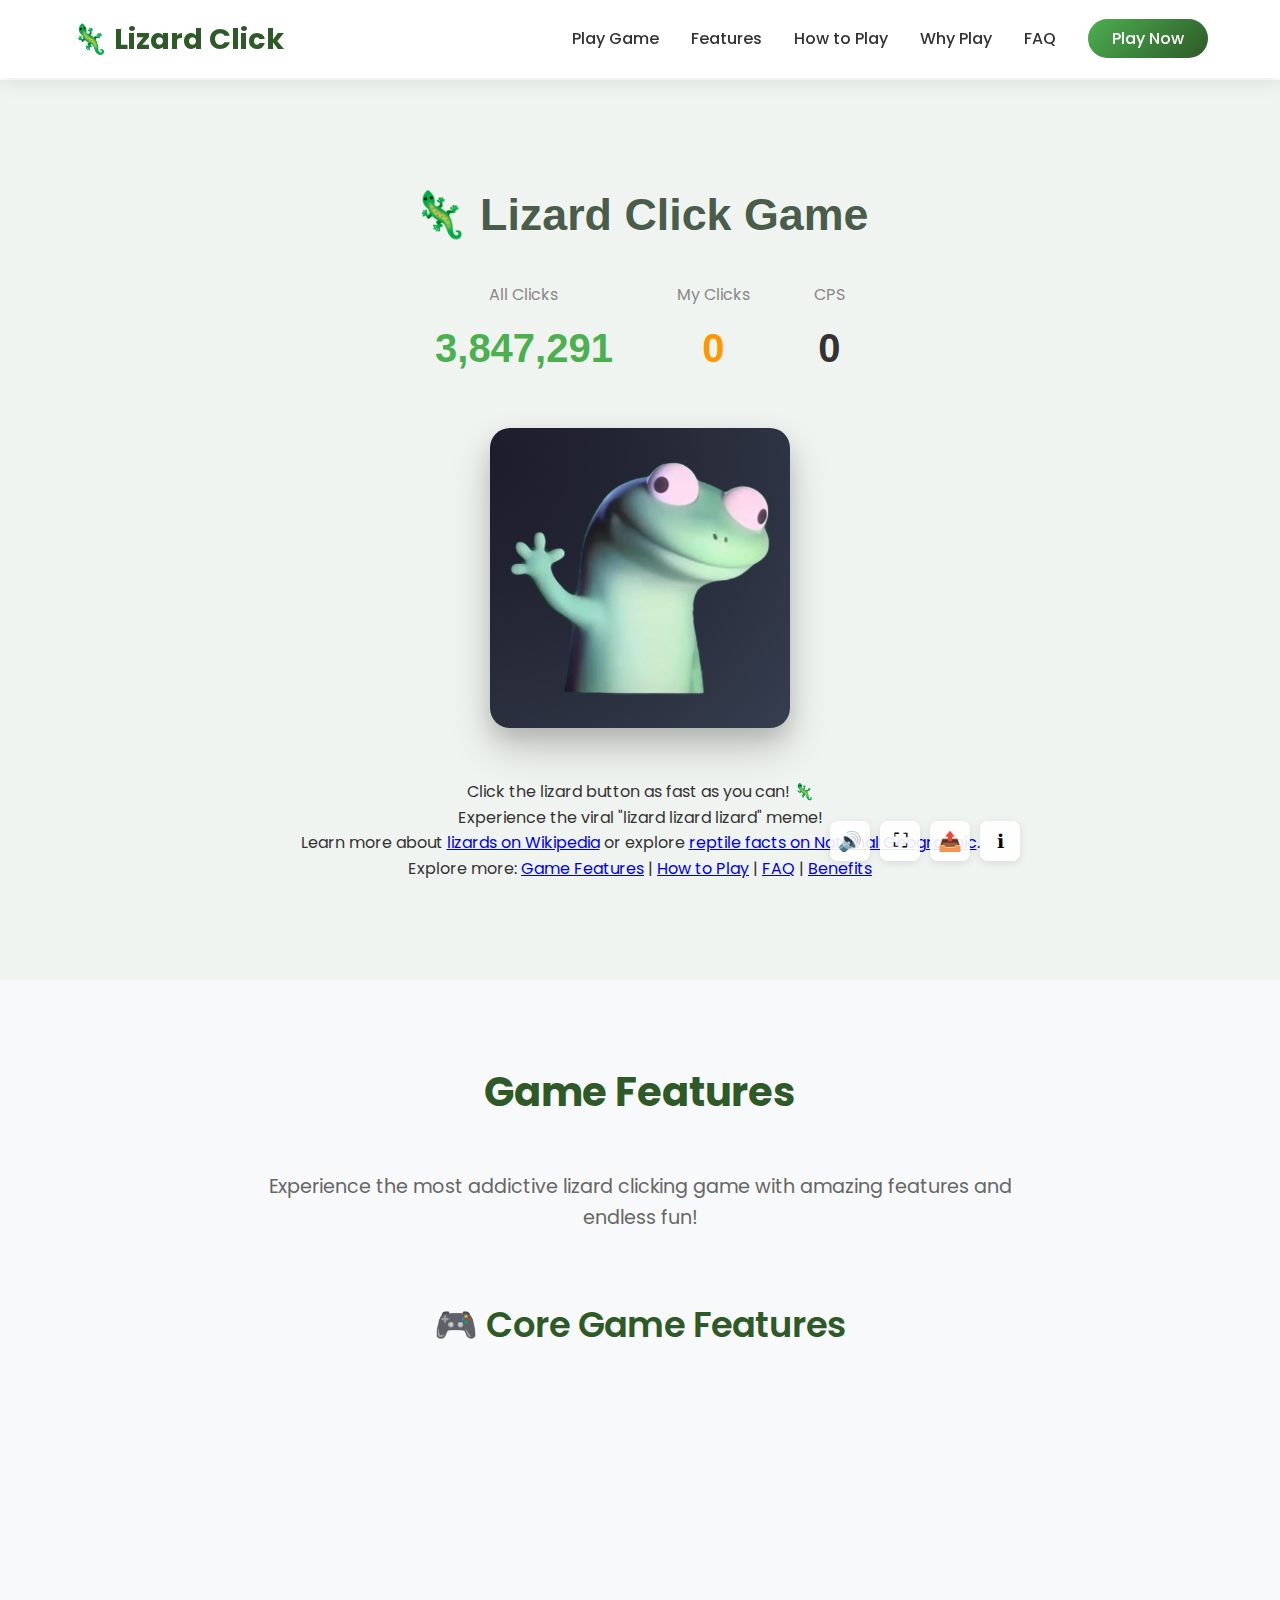
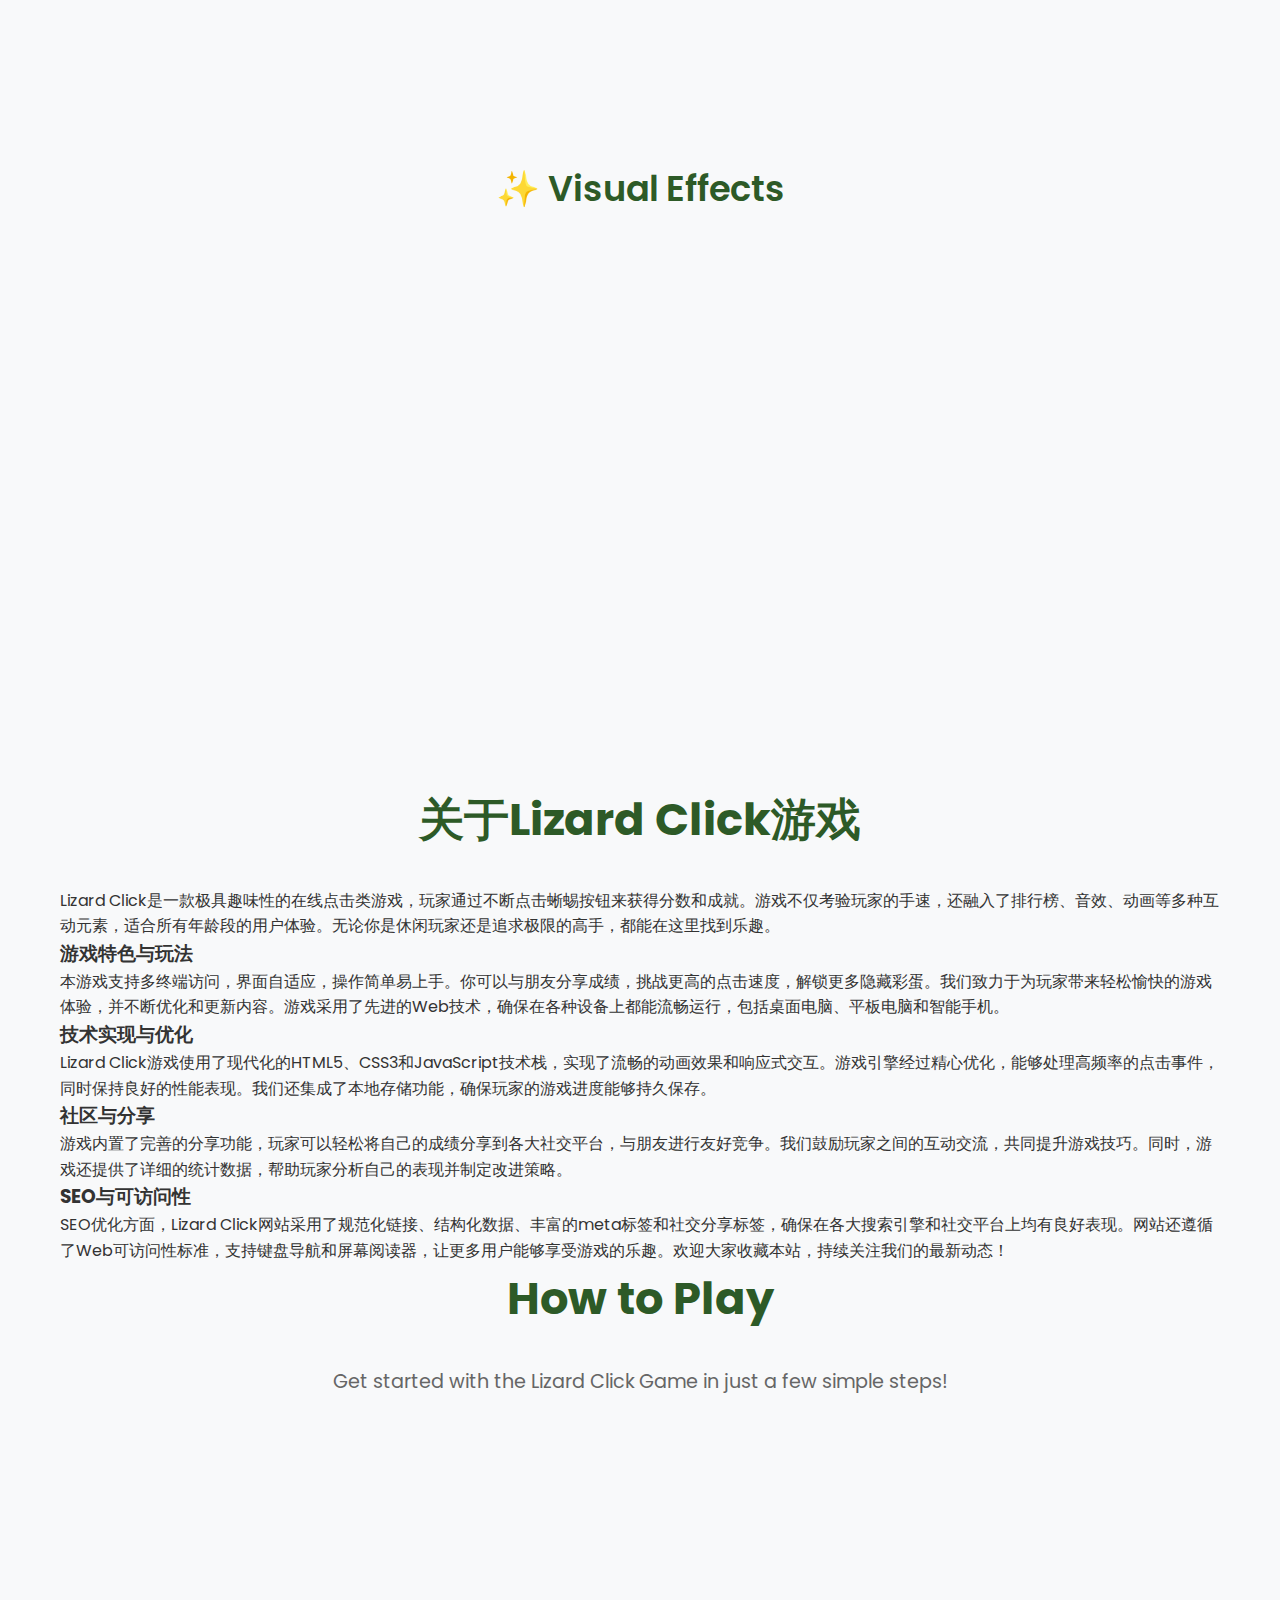
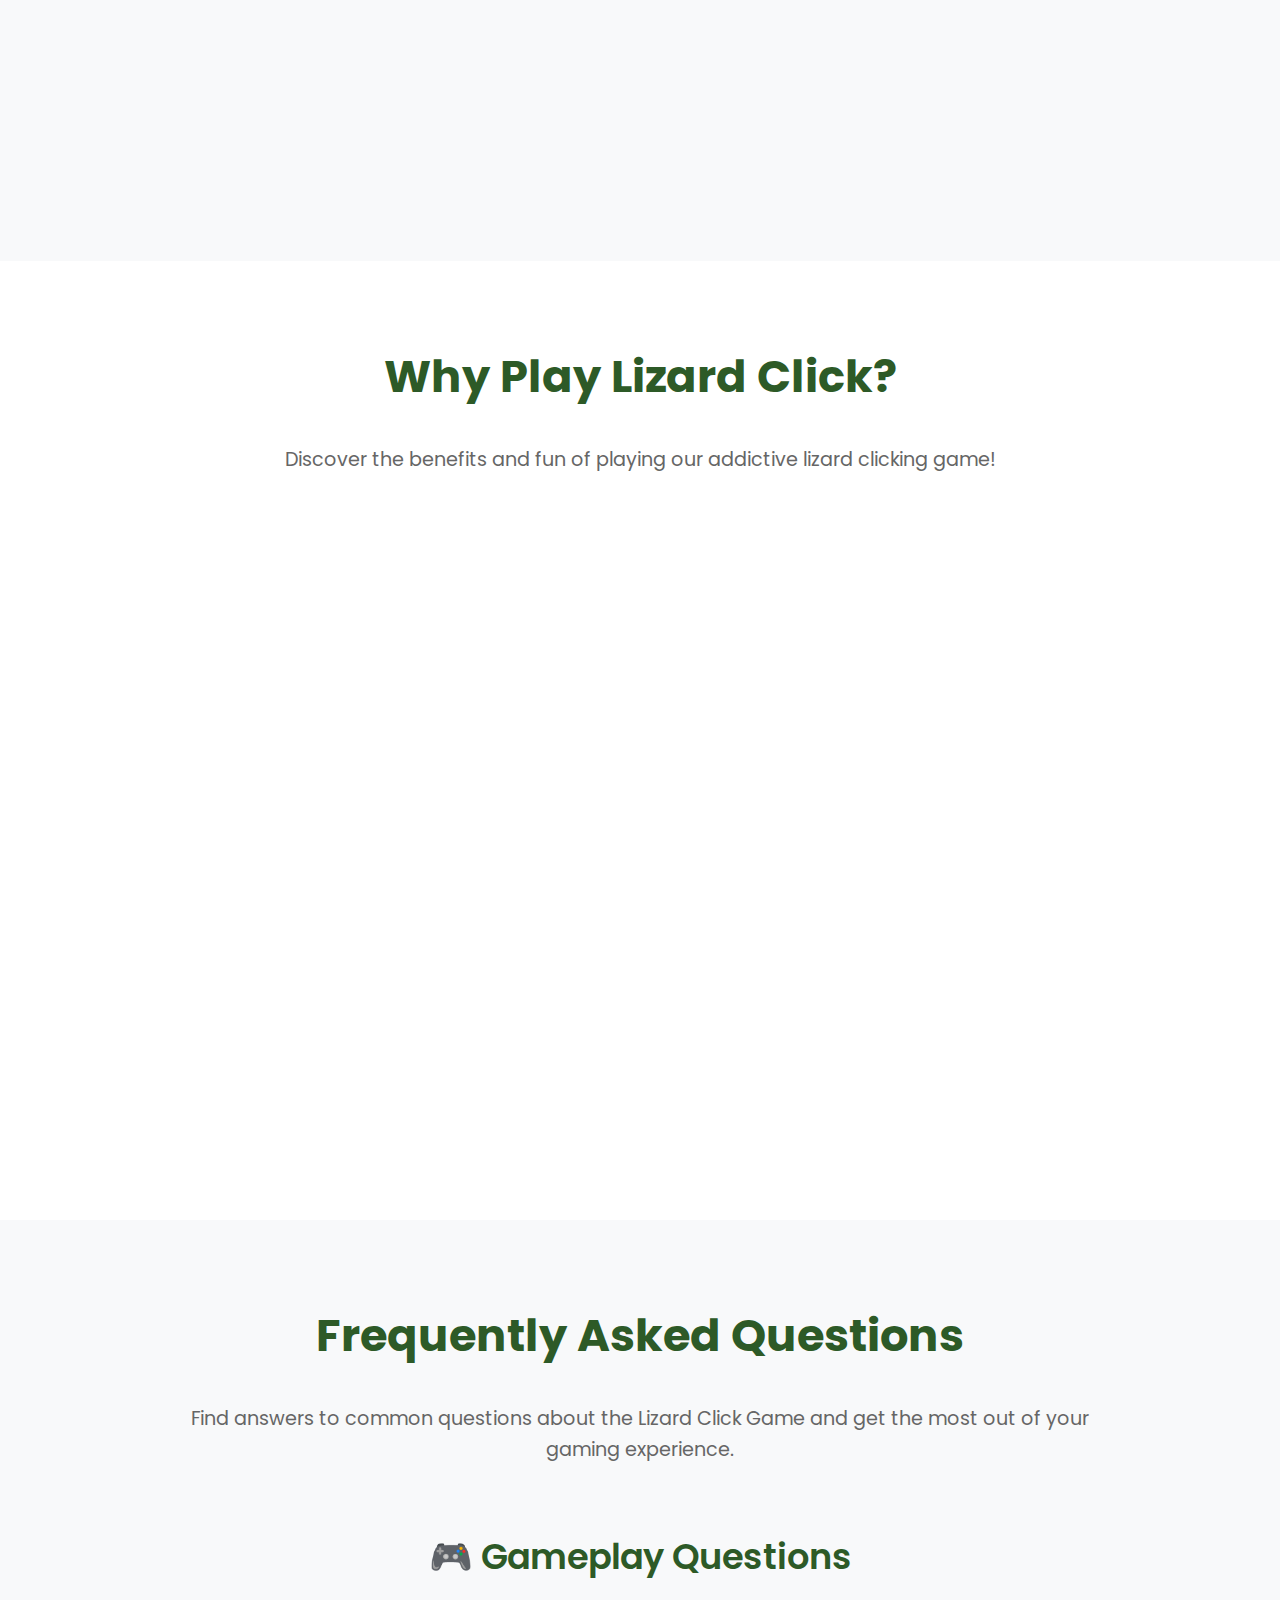
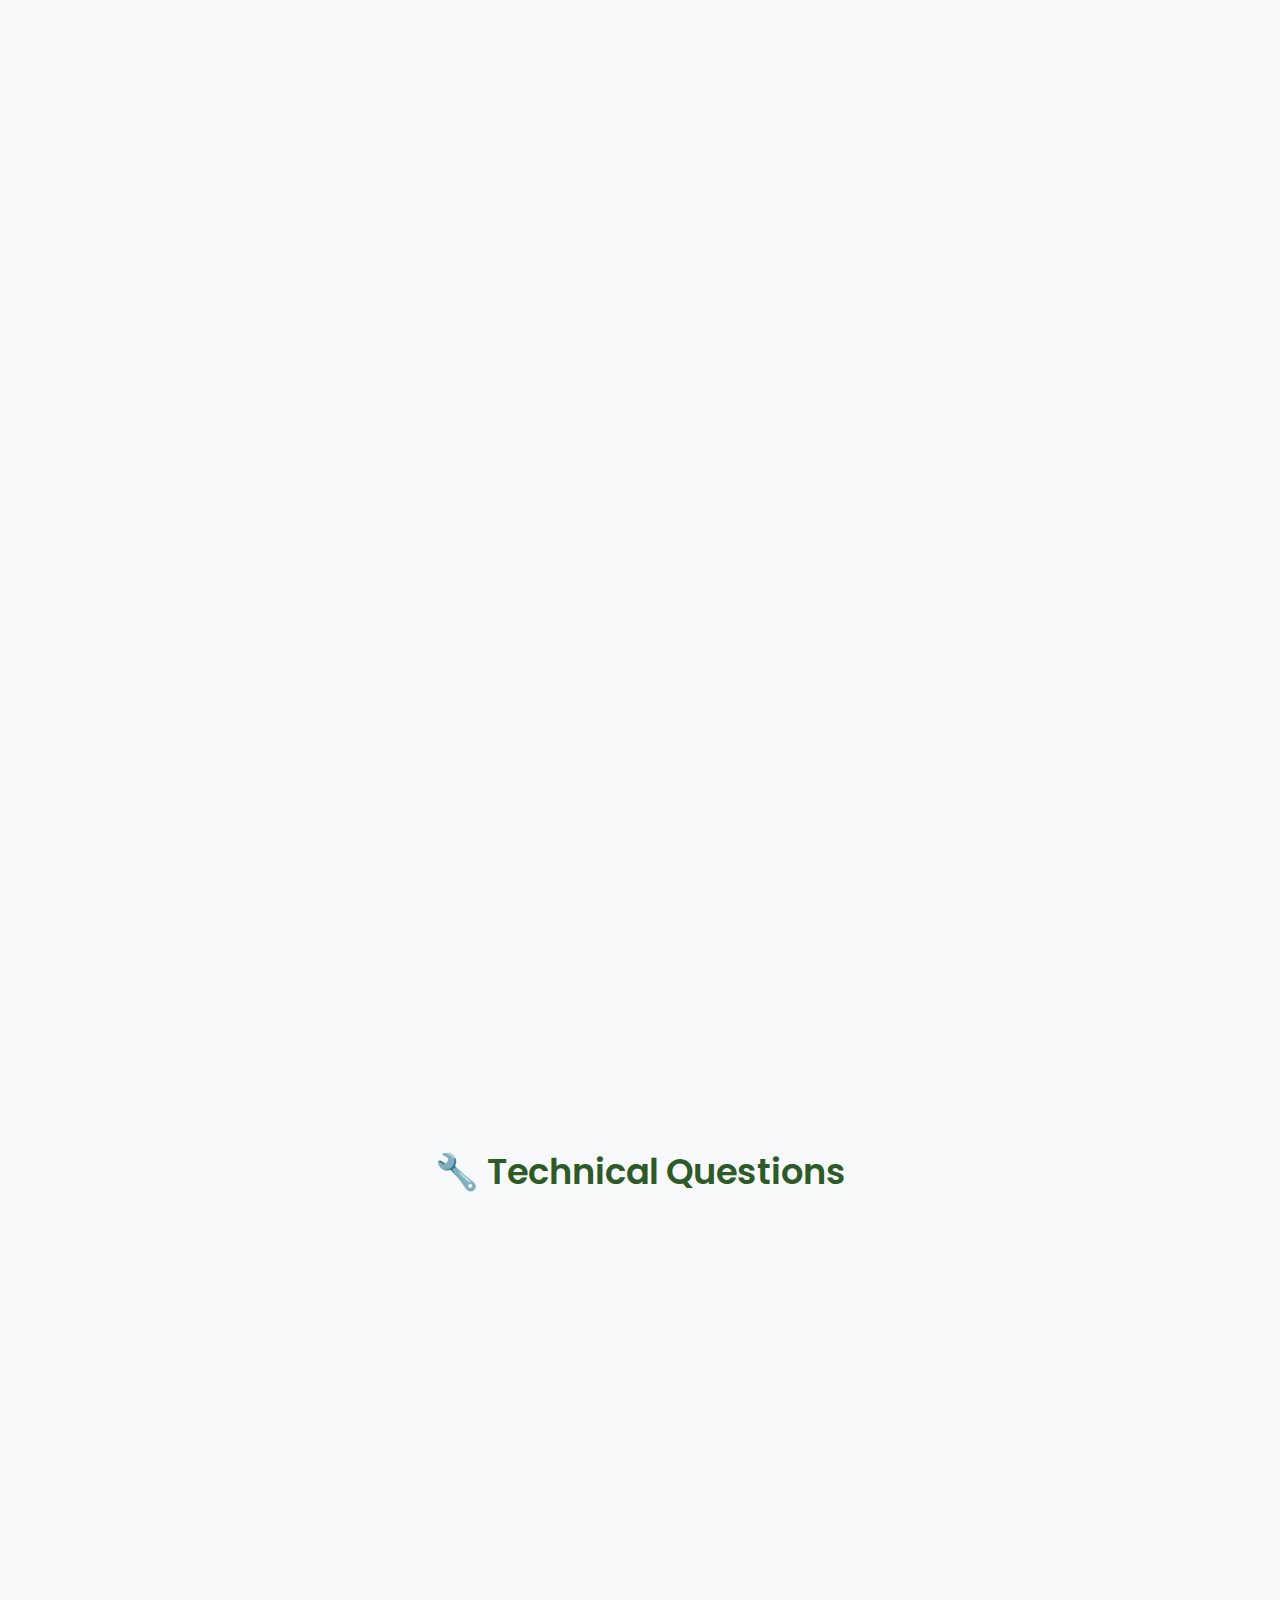
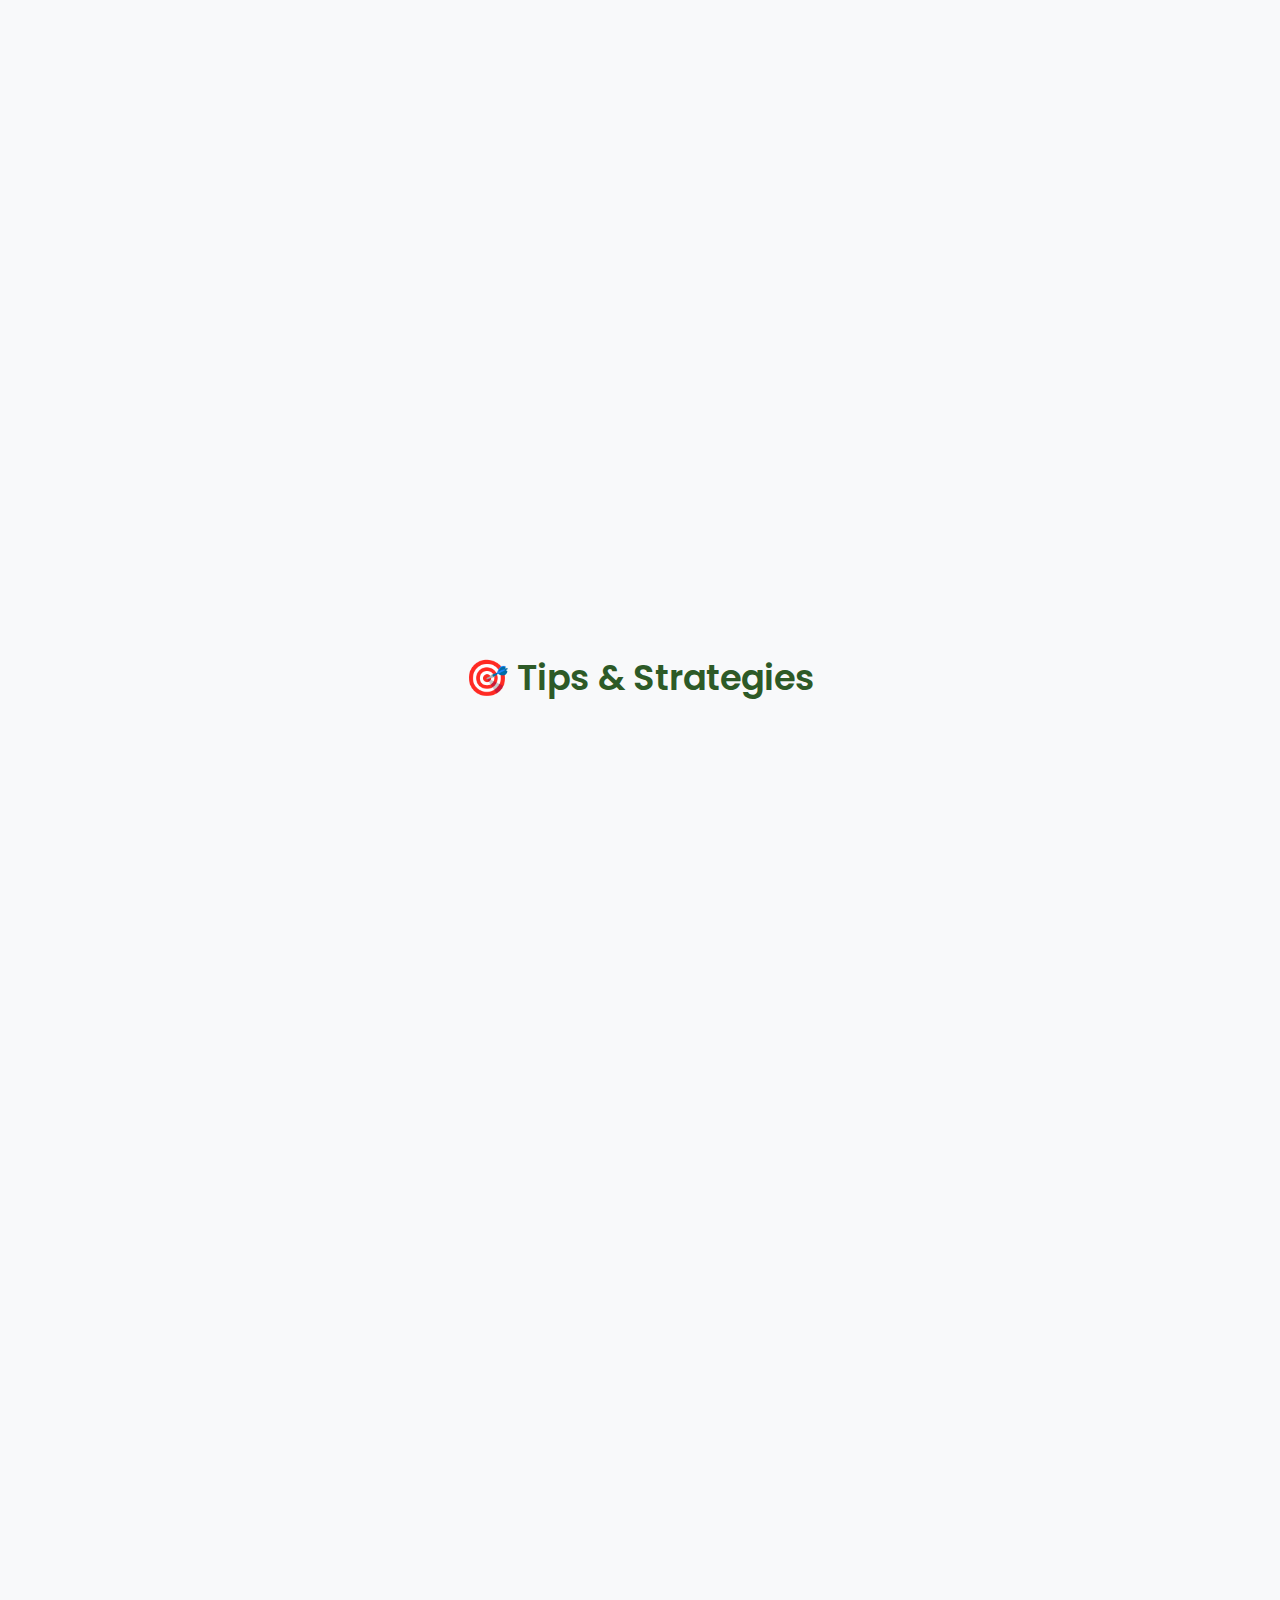
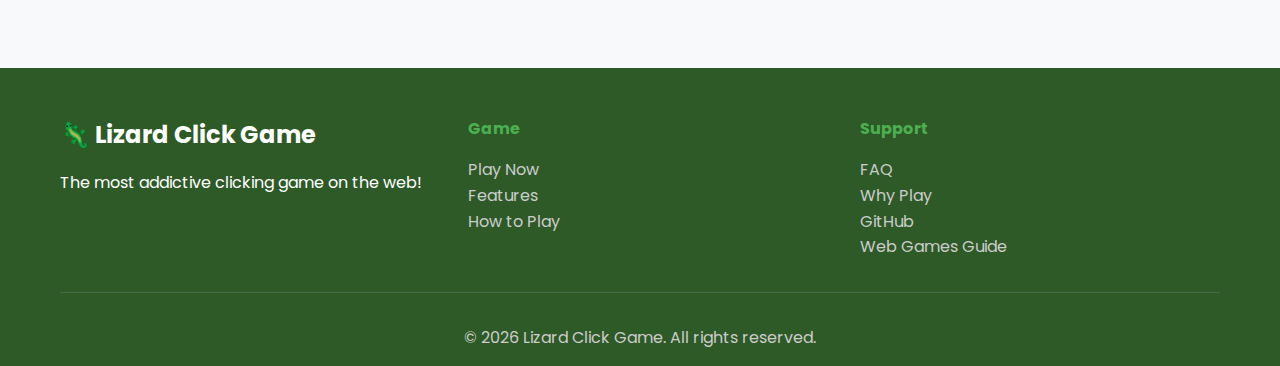
<file: index.html>
<!DOCTYPE html>
<html lang="en">
<head>
    <meta charset="UTF-8">
    <meta name="viewport" content="width=device-width, initial-scale=1.0">
    <title>🦎 Lizard Click Game - Play Online</title>
    
    <!-- SEO Meta Tags -->
    <link rel="canonical" href="https://lizardclick.online/">
    <meta name="description" content="Play the ultimate lizard clicking game! Collect points, unlock achievements, and become the top lizard clicker. Free online game.">
    <meta name="keywords" content="lizard click, clicker game, online game, free game, lizard game">
    <meta property="og:title" content="🦎 Lizard Click Game - Play Online">
    <meta property="og:description" content="Play the ultimate lizard clicking game! Collect points, unlock achievements, and become the top lizard clicker.">
    <meta property="og:url" content="https://lizardclick.online/">
    <meta property="og:type" content="website">
    <meta property="og:image" content="https://lizardclick.online/images/lizard-og-image.png">
    <meta name="twitter:card" content="summary_large_image">
    <meta name="twitter:title" content="🦎 Lizard Click Game - Play Online">
    <meta name="twitter:description" content="Play the ultimate lizard clicking game! Collect points, unlock achievements, and become the top lizard clicker.">
    <meta name="twitter:image" content="https://lizardclick.online/images/lizard-og-image.png">
    <meta name="robots" content="index, follow">
    
    <!-- Additional SEO Meta Tags -->
    <meta name="language" content="English">
    <meta name="revisit-after" content="7 days">
    <meta name="distribution" content="global">
    <meta name="rating" content="general">
    
    <!-- Google Fonts -->
    <link rel="preconnect" href="https://fonts.googleapis.com">
    <link rel="preconnect" href="https://fonts.gstatic.com" crossorigin>
    <link href="https://fonts.googleapis.com/css2?family=Poppins:wght@300;400;500;600;700&display=swap" rel="stylesheet">
    
    <link rel="stylesheet" href="styles.css">
    
    <!-- Structured Data -->
    <script type="application/ld+json">
    {
        "@context": "https://schema.org",
        "@type": "Game",
        "name": "Lizard Click Game",
        "description": "Play the ultimate lizard clicking game! Collect points, unlock achievements, and become the top lizard clicker. Free online game.",
        "url": "https://lizardclick.online/",
        "image": "https://lizardclick.online/images/lizard-og-image.png",
        "genre": "Clicker Game",
        "gamePlatform": "Web Browser",
        "operatingSystem": "Any",
        "applicationCategory": "Game",
        "offers": {
            "@type": "Offer",
            "price": "0",
            "priceCurrency": "USD"
        },
        "author": {
            "@type": "Organization",
            "name": "Lizard Click Team"
        },
        "publisher": {
            "@type": "Organization",
            "name": "Lizard Click"
        },
        "datePublished": "2024-01-01",
        "inLanguage": "en",
        "isAccessibleForFree": true,
        "interactionStatistic": {
            "@type": "InteractionCounter",
            "interactionType": "https://schema.org/PlayAction",
            "userInteractionCount": 3847291
        }
    }
    </script>

    <!-- Google AdSense -->
    <script async src="https://pagead2.googlesyndication.com/pagead/js/adsbygoogle.js?client=ca-pub-3219924658522446"
         crossorigin="anonymous"></script>
</head>
<body>
    <!-- Header -->
    <header class="header">
        <nav class="nav">
            <div class="nav-brand">
                <div class="logo">🦎 Lizard Click</div>
            </div>
            <ul class="nav-menu">
                <li><a href="#hero">Play Game</a></li>
                <li><a href="#features">Features</a></li>
                <li><a href="#how-to-play">How to Play</a></li>
                <li><a href="#why-play">Why Play</a></li>
                <li><a href="#faq">FAQ</a></li>
                <li><a href="#hero" class="btn-play">Play Now</a></li>
            </ul>
            <div class="hamburger">
                <span></span>
                <span></span>
                <span></span>
            </div>
        </nav>
    </header>

    <!-- Hero Section with Game -->
    <section class="hero" id="hero">
        <!-- 顶部广告 -->
        <div class="ad-container">
            <ins class="adsbygoogle"
                 style="display:block"
                 data-ad-client="ca-pub-3219924658522446"
                 data-ad-slot="1234567890"
                 data-ad-format="auto"
                 data-full-width-responsive="true"></ins>
            <script>
                 (adsbygoogle = window.adsbygoogle || []).push({});
            </script>
        </div>
        
        <div class="game-container">
            <div class="game-title">
                <h1>🦎 Lizard Click Game</h1>
            </div>
            
            <!-- Game Stats -->
            <div class="game-stats">
                <div class="stat-box">
                    <div class="stat-label">All Clicks</div>
                    <div class="stat-value clicks-value" id="clickCount">0</div>
                </div>
                <div class="stat-box">
                    <div class="stat-label">My Clicks</div>
                    <div class="stat-value cps-value" id="cpsCount">0</div>
                </div>
                <div class="stat-box">
                    <div class="stat-label">CPS</div>
                    <div class="stat-value current-cps-value" id="currentCpsCount">0</div>
                </div>
            </div>

            <!-- Main Lizard Character -->
            <div class="lizard-container">
                <button class="lizard-character" id="lizardButton" type="button">
                    <img src="lizard.png" alt="Click the lizard!" class="lizard-image">
                </button>
            </div>

            <!-- Game Description -->
            <div class="game-description">
                <p class="main-text">Click the lizard button as fast as you can! 🦎</p>
                <p class="sub-text">Experience the viral "lizard lizard lizard" meme!</p>
            <p class="external-link">Learn more about <a href="https://en.wikipedia.org/wiki/Lizard" target="_blank" rel="noopener">lizards on Wikipedia</a> or explore <a href="https://www.nationalgeographic.com/animals/reptiles/" target="_blank" rel="noopener">reptile facts on National Geographic</a>.</p>
            <p class="internal-links">
                Explore more: <a href="#features">Game Features</a> | <a href="#how-to-play">How to Play</a> | <a href="#faq">FAQ</a> | <a href="#why-play">Benefits</a>
            </p>
            </div>

            <!-- 游戏内广告 -->
            <div class="ad-container">
                <ins class="adsbygoogle"
                     style="display:block; text-align:center;"
                     data-ad-layout="in-article"
                     data-ad-format="fluid"
                     data-ad-client="ca-pub-3219924658522446"
                     data-ad-slot="0987654321"></ins>
                <script>
                     (adsbygoogle = window.adsbygoogle || []).push({});
                </script>
            </div>

            <!-- Control Buttons -->
            <div class="control-buttons">
                <button class="control-btn sound-btn" id="soundBtn" title="Sound">🔊</button>
                <button class="control-btn fullscreen-btn" id="fullscreenBtn" title="Fullscreen">⛶</button>
                <button class="control-btn share-btn" id="shareBtn" title="Share">📤</button>
                <button class="control-btn info-btn" id="infoBtn" title="Info">ℹ</button>
            </div>
        </div>

        <!-- Flying lizards container -->
        <div class="flying-lizards" id="flyingLizards"></div>
    </section>

    <!-- Features Section -->
    <section class="features" id="features">
        <div class="container">
            <h2>Game Features</h2>
            <p class="features-intro">
                Experience the most addictive lizard clicking game with amazing features and endless fun!
            </p>
            
            <div class="feature-category">
                <h3>🎮 Core Game Features</h3>
                <div class="features-grid">
                    <div class="feature-card">
                        <span class="feature-icon">🦎</span>
                        <h4>Interactive Lizard</h4>
                        <p>Click the adorable lizard character and watch it respond with delightful animations and effects.</p>
                    </div>
                    <div class="feature-card">
                        <span class="feature-icon">📊</span>
                        <h4>Real-time Statistics</h4>
                        <p>Track your clicking performance with live counters showing total clicks, personal clicks, and CPS (Clicks Per Second).</p>
                    </div>
                    <div class="feature-card">
                        <span class="feature-icon">🎵</span>
                        <h4>Sound Effects</h4>
                        <p>Enjoy satisfying click sounds that enhance your gaming experience. Toggle sound on/off as needed.</p>
                    </div>
                </div>
            </div>

            <div class="feature-category">
                <h3>✨ Visual Effects</h3>
                <div class="features-grid">
                    <div class="feature-card">
                        <span class="feature-icon">🌟</span>
                        <h4>Click Animations</h4>
                        <p>Every click triggers beautiful visual effects including floating numbers and particle animations.</p>
                    </div>
                    <div class="feature-card">
                        <span class="feature-icon">🦎</span>
                        <h4>Flying Lizards</h4>
                        <p>Watch cute lizard emojis fly across the screen with each click, creating a magical atmosphere.</p>
                    </div>
                    <div class="feature-card">
                        <span class="feature-icon">🎨</span>
                        <h4>Responsive Design</h4>
                        <p>Beautiful, modern interface that works perfectly on desktop, tablet, and mobile devices. Built with modern <a href="https://developer.mozilla.org/en-US/docs/Web/HTML" target="_blank" rel="noopener">HTML5</a> and <a href="https://developer.mozilla.org/en-US/docs/Web/CSS" target="_blank" rel="noopener">CSS3</a> technologies.</p>
                    </div>
                </div>
            </div>
        </div>
    </section>

    <!-- How to Play Section -->
    <section class="how-to-play" id="how-to-play">
    <!-- SEO内容丰富段落 -->
    <section class="about-lizard-click" id="about-lizard-click">
        <div class="container">
            <h2>关于Lizard Click游戏</h2>
            <p>Lizard Click是一款极具趣味性的在线点击类游戏，玩家通过不断点击蜥蜴按钮来获得分数和成就。游戏不仅考验玩家的手速，还融入了排行榜、音效、动画等多种互动元素，适合所有年龄段的用户体验。无论你是休闲玩家还是追求极限的高手，都能在这里找到乐趣。</p>
            
            <h3>游戏特色与玩法</h3>
            <p>本游戏支持多终端访问，界面自适应，操作简单易上手。你可以与朋友分享成绩，挑战更高的点击速度，解锁更多隐藏彩蛋。我们致力于为玩家带来轻松愉快的游戏体验，并不断优化和更新内容。游戏采用了先进的Web技术，确保在各种设备上都能流畅运行，包括桌面电脑、平板电脑和智能手机。</p>
            
            <h3>技术实现与优化</h3>
            <p>Lizard Click游戏使用了现代化的HTML5、CSS3和JavaScript技术栈，实现了流畅的动画效果和响应式交互。游戏引擎经过精心优化，能够处理高频率的点击事件，同时保持良好的性能表现。我们还集成了本地存储功能，确保玩家的游戏进度能够持久保存。</p>
            
            <h3>社区与分享</h3>
            <p>游戏内置了完善的分享功能，玩家可以轻松将自己的成绩分享到各大社交平台，与朋友进行友好竞争。我们鼓励玩家之间的互动交流，共同提升游戏技巧。同时，游戏还提供了详细的统计数据，帮助玩家分析自己的表现并制定改进策略。</p>
            
            <h3>SEO与可访问性</h3>
            <p>SEO优化方面，Lizard Click网站采用了规范化链接、结构化数据、丰富的meta标签和社交分享标签，确保在各大搜索引擎和社交平台上均有良好表现。网站还遵循了Web可访问性标准，支持键盘导航和屏幕阅读器，让更多用户能够享受游戏的乐趣。欢迎大家收藏本站，持续关注我们的最新动态！</p>
        </div>
    </section>
        <div class="container">
            <h2>How to Play</h2>
            <p class="section-intro">
                Get started with the Lizard Click Game in just a few simple steps!
            </p>
            
            <div class="steps">
                <div class="step">
                    <div class="step-number">1</div>
                    <h3>Click the Lizard</h3>
                    <p>Simply click on the cute lizard character to start earning points. Each click counts!</p>
                </div>
                <div class="step">
                    <div class="step-number">2</div>
                    <h3>Watch Your Stats</h3>
                    <p>Monitor your progress with real-time counters showing your clicks and clicking speed (CPS).</p>
                </div>
                <div class="step">
                    <div class="step-number">3</div>
                    <h3>Enjoy the Effects</h3>
                    <p>Experience satisfying visual and audio feedback with every click you make.</p>
                </div>
                <div class="step">
                    <div class="step-number">4</div>
                    <h3>Share Your Score</h3>
                    <p>Challenge friends by sharing your high scores and see who can click the fastest!</p>
                </div>
            </div>
        </div>
    </section>

    <!-- Why Play Section -->
    <section class="why-play" id="why-play">
        <div class="container">
            <h2>Why Play Lizard Click?</h2>
            <p class="section-intro">
                Discover the benefits and fun of playing our addictive lizard clicking game!
            </p>
            
            <div class="benefits-grid">
                <div class="benefit">
                    <h3>🧘 Stress Relief</h3>
                    <p>Perfect for quick stress relief and relaxation during busy days. The repetitive clicking action is surprisingly therapeutic.</p>
                </div>
                <div class="benefit">
                    <h3>⚡ Improve Reflexes</h3>
                    <p>Enhance your hand-eye coordination and clicking speed through regular practice and gameplay.</p>
                </div>
                <div class="benefit">
                    <h3>🎯 Set Goals</h3>
                    <p>Challenge yourself to reach higher CPS rates and beat your personal records.</p>
                </div>
                <div class="benefit">
                    <h3>🕐 Quick Entertainment</h3>
                    <p>Perfect for short breaks - play for just a few minutes or hours, it's entirely up to you!</p>
                </div>
                <div class="benefit">
                    <h3>🌐 Play Anywhere</h3>
                    <p>No downloads required! Play directly in your browser on any device, anytime, anywhere. Compatible with all modern browsers including <a href="https://www.google.com/chrome/" target="_blank" rel="noopener">Chrome</a>, <a href="https://www.mozilla.org/firefox/" target="_blank" rel="noopener">Firefox</a>, and <a href="https://www.microsoft.com/edge" target="_blank" rel="noopener">Edge</a>.</p>
                </div>
                <div class="benefit">
                    <h3>🆓 Completely Free</h3>
                    <p>Enjoy unlimited gameplay without any costs, subscriptions, or hidden fees.</p>
                </div>
            </div>
        </div>
    </section>

    <!-- FAQ Section -->
    <section class="faq" id="faq">
        <div class="container">
            <h2>Frequently Asked Questions</h2>
            <p class="faq-intro">
                Find answers to common questions about the Lizard Click Game and get the most out of your gaming experience.
            </p>
            
            <div class="faq-content">
                <div class="faq-category">
                    <h3>🎮 Gameplay Questions</h3>
                    
                    <div class="faq-item expanded">
                        <h4>What is the Lizard Click Game?</h4>
                        <div class="faq-answer">
                            <p>The Lizard Click Game is a fun, addictive browser-based clicking game where players click on a cute lizard character to earn points. It features real-time statistics, visual effects, sound effects, and various interactive elements that make clicking surprisingly entertaining.</p>
                            <p>The game is inspired by the viral "lizard lizard lizard" meme and provides a simple yet engaging way to pass time, relieve stress, or challenge yourself to achieve higher clicking speeds.</p>
                        </div>
                    </div>

                    <div class="faq-item expanded">
                        <h4>How do I play the game?</h4>
                        <div class="faq-answer">
                            <p>Playing is incredibly simple:</p>
                            <p>1. Click on the lizard character in the center of the screen<br>
                            2. Watch your click counters increase in real-time<br>
                            3. Try to click as fast as possible to increase your CPS (Clicks Per Second)<br>
                            4. Enjoy the visual effects and sounds with each click<br>
                            5. Challenge yourself to beat your previous records!</p>
                        </div>
                    </div>

                    <div class="faq-item expanded">
                        <h4>What does CPS mean?</h4>
                        <div class="faq-answer">
                            <p>CPS stands for "Clicks Per Second" and measures how fast you're clicking. It's calculated by counting how many times you click within a one-second window.</p>
                            <p>A good CPS rate for beginners is around 3-5 clicks per second, while experienced players can achieve 8-12 CPS or even higher. The game displays your current CPS in real-time, so you can see your clicking speed improve as you practice!</p>
                        </div>
                    </div>
                </div>

                <div class="faq-category">
                    <h3>🔧 Technical Questions</h3>
                    
                    <div class="faq-item expanded">
                        <h4>Do I need to download anything to play?</h4>
                        <div class="faq-answer">
                            <p>No downloads required! The Lizard Click Game runs entirely in your web browser. Simply visit the website and start playing immediately.</p>
                            <p>The game works on all modern browsers including <a href="https://www.google.com/chrome/" target="_blank" rel="noopener">Chrome</a>, <a href="https://www.mozilla.org/firefox/" target="_blank" rel="noopener">Firefox</a>, <a href="https://www.apple.com/safari/" target="_blank" rel="noopener">Safari</a>, and <a href="https://www.microsoft.com/edge" target="_blank" rel="noopener">Edge</a>. It's also fully responsive and works great on mobile devices, tablets, and desktop computers.</p>
                        </div>
                    </div>

                    <div class="faq-item expanded">
                        <h4>Is the game free to play?</h4>
                        <div class="faq-answer">
                            <p>Yes, the Lizard Click Game is completely free to play! There are no hidden costs, subscriptions, or premium features that require payment.</p>
                            <p>The game is supported by non-intrusive advertisements that help keep it free for everyone. You can enjoy unlimited gameplay without spending any money.</p>
                        </div>
                    </div>

                    <div class="faq-item expanded">
                        <h4>Does the game save my progress?</h4>
                        <div class="faq-answer">
                            <p>Yes! Your personal click count and statistics are automatically saved in your browser's local storage. This means your progress will be preserved even if you close the browser or restart your computer.</p>
                            <p>However, if you clear your browser data or use a different device, your progress will reset. The global click counter (showing all players' combined clicks) is shared across all players.</p>
                        </div>
                    </div>
                </div>

                <div class="faq-category">
                    <h3>🎯 Tips & Strategies</h3>
                    
                    <div class="faq-item expanded">
                        <h4>How can I improve my clicking speed?</h4>
                        <div class="faq-answer">
                            <p>Here are some proven techniques to increase your CPS:</p>
                            <p>• Use multiple fingers: Try alternating between your index and middle finger<br>
                            • Find your rhythm: Develop a consistent clicking pattern<br>
                            • Stay relaxed: Tension in your hand will slow you down<br>
                            • Practice regularly: Like any skill, clicking speed improves with practice<br>
                            • Use a good mouse: A responsive mouse can make a significant difference</p>
                        </div>
                    </div>

                    <div class="faq-item expanded">
                        <h4>What's considered a good CPS score?</h4>
                        <div class="faq-answer">
                            <p>CPS scores vary widely among players:</p>
                            <p>• Beginner: 2-4 CPS - Just getting started<br>
                            • Average: 5-7 CPS - Decent clicking speed<br>
                            • Good: 8-10 CPS - Above average performance<br>
                            • Excellent: 11-15 CPS - Very impressive speed<br>
                            • Expert: 16+ CPS - Exceptional clicking ability</p>
                            <p>Remember, the most important thing is to have fun! Don't worry too much about achieving the highest scores.</p>
                        </div>
                    </div>
                </div>
            </div>
        </div>
    </section>

    <!-- 底部广告 -->
    <div class="ad-container">
        <ins class="adsbygoogle"
             style="display:block"
             data-ad-client="ca-pub-3219924658522446"
             data-ad-slot="2468135790"
             data-ad-format="auto"
             data-full-width-responsive="true"></ins>
        <script>
             (adsbygoogle = window.adsbygoogle || []).push({});
        </script>
    </div>

    <!-- Footer -->
    <footer class="footer">
        <div class="container">
            <div class="footer-content">
                <div class="footer-brand">
                    <h3>🦎 Lizard Click Game</h3>
                    <p>The most addictive clicking game on the web!</p>
                </div>
                <div class="footer-links">
                    <div class="footer-column">
                        <h4>Game</h4>
                        <ul>
                            <li><a href="#hero">Play Now</a></li>
                            <li><a href="#features">Features</a></li>
                            <li><a href="#how-to-play">How to Play</a></li>
                        </ul>
                    </div>
                    <div class="footer-column">
                        <h4>Support</h4>
                        <ul>
                            <li><a href="#faq">FAQ</a></li>
                            <li><a href="#why-play">Why Play</a></li>
                            <li><a href="https://github.com" target="_blank" rel="noopener">GitHub</a></li>
                            <li><a href="https://developer.mozilla.org/en-US/docs/Games" target="_blank" rel="noopener">Web Games Guide</a></li>
                        </ul>
                    </div>
                </div>
            </div>
            <div class="footer-bottom">
                <p>&copy; <span id="currentYear">2024</span> Lizard Click Game. All rights reserved.</p>
            </div>
        </div>
    </footer>

    <!-- 简化的游戏脚本 -->
    <script>
        // 游戏变量
        const FIXED_BASE_COUNT = 3847291; // 固定的全球基础点击数
        let allClicks = FIXED_BASE_COUNT; // 从固定基础值开始
        let myClicks = 0;
        let currentCPS = 0;
        let clicksInLastSecond = [];
        let soundEnabled = true;
        
        // 获取元素
        const lizardButton = document.getElementById('lizardButton');
        const clickCountDisplay = document.getElementById('clickCount');
        const cpsCountDisplay = document.getElementById('cpsCount');
        const currentCpsCountDisplay = document.getElementById('currentCpsCount');
        const flyingLizardsContainer = document.getElementById('flyingLizards');
        
        // 控制按钮
        const soundBtn = document.getElementById('soundBtn');
        const fullscreenBtn = document.getElementById('fullscreenBtn');
        const shareBtn = document.getElementById('shareBtn');
        const infoBtn = document.getElementById('infoBtn');
        
        console.log('🔍 Elements found:');
        console.log('- lizardButton:', !!lizardButton);
        console.log('- clickCountDisplay:', !!clickCountDisplay);
        console.log('- cpsCountDisplay:', !!cpsCountDisplay);
        console.log('- currentCpsCountDisplay:', !!currentCpsCountDisplay);
        
        // 音频系统
        const audioPool = [];
        const poolSize = 3;
        let currentAudioIndex = 0;
        
        // 初始化音频
        function initializeAudio() {
            for (let i = 0; i < poolSize; i++) {
                const audio = new Audio('lizard.wav');
                audio.preload = 'auto';
                audio.volume = 1.0;
                audioPool.push(audio);
            }
        }
        
        // 播放点击音效
        function playClickSound() {
            if (!soundEnabled) return;
            
            const audio = audioPool[currentAudioIndex];
            if (audio) {
                audio.currentTime = 0;
                audio.play().catch(e => console.log('Audio play failed:', e));
                currentAudioIndex = (currentAudioIndex + 1) % poolSize;
            }
        }
        
        // 更新显示
        function updateDisplay() {
            if (clickCountDisplay) {
                clickCountDisplay.textContent = allClicks.toLocaleString();
            }
            if (cpsCountDisplay) {
                cpsCountDisplay.textContent = myClicks;
            }
            if (currentCpsCountDisplay) {
                currentCpsCountDisplay.textContent = currentCPS;
            }
        }
        
        // 更新CPS
        function updateCPS() {
            const now = Date.now();
            const oneSecondAgo = now - 1000;
            
            clicksInLastSecond = clicksInLastSecond.filter(time => time > oneSecondAgo);
            currentCPS = clicksInLastSecond.length;
            
            updateDisplay();
        }
        
        // 创建点击特效
        function createClickEffect(event) {
            const effect = document.createElement('div');
            effect.textContent = '+1';
            effect.style.position = 'absolute';
            effect.style.left = event.clientX + 'px';
            effect.style.top = event.clientY + 'px';
            effect.style.color = '#4CAF50';
            effect.style.fontWeight = 'bold';
            effect.style.fontSize = '1.5rem';
            effect.style.pointerEvents = 'none';
            effect.style.zIndex = '1000';
            effect.style.transition = 'all 1s ease-out';
            
            document.body.appendChild(effect);
            
            setTimeout(() => {
                effect.style.transform = 'translateY(-50px)';
                effect.style.opacity = '0';
            }, 10);
            
            setTimeout(() => {
                if (effect.parentNode) {
                    document.body.removeChild(effect);
                }
            }, 1000);
        }
        
        // 创建飞行蜥蜴
        function createFlyingLizard() {
            if (!flyingLizardsContainer) return;
            
            const lizard = document.createElement('div');
            lizard.textContent = '🦎';
            lizard.style.position = 'absolute';
            lizard.style.fontSize = '2rem';
            lizard.style.left = Math.random() * (window.innerWidth - 100) + 'px';
            lizard.style.top = Math.random() * (window.innerHeight * 0.6) + (window.innerHeight * 0.2) + 'px';
            lizard.style.opacity = '1';
            lizard.style.transition = 'all 2s ease-out';
            lizard.style.pointerEvents = 'none';
            
            flyingLizardsContainer.appendChild(lizard);
            
            setTimeout(() => {
                lizard.style.transform = 'translateY(-100px) scale(0.5) rotate(360deg)';
                lizard.style.opacity = '0';
            }, 10);
            
            setTimeout(() => {
                if (lizard.parentNode) {
                    flyingLizardsContainer.removeChild(lizard);
                }
            }, 2000);
        }
        
        // 处理蜥蜴点击
        function handleLizardClick(event) {
            console.log('🦎 Lizard clicked!');
            
            allClicks++; // 全球点击数增加
            myClicks++; // 个人点击数增加
            
            const now = Date.now();
            clicksInLastSecond.push(now);
            
            // 播放音效
            playClickSound();
            
            // 更新CPS和显示
            updateCPS();
            
            // 创建特效
            createClickEffect(event);
            createFlyingLizard();
            
            // 按钮动画
            const lizardImage = lizardButton.querySelector('.lizard-image');
            if (lizardImage) {
                lizardImage.style.transform = 'scale(0.95)';
                setTimeout(() => {
                    lizardImage.style.transform = 'scale(1)';
                }, 100);
            }
            
            // 保存数据
            try {
                localStorage.setItem('lizardGameData', JSON.stringify({
                    allClicks: allClicks,
                    myClicks: myClicks
                }));
            } catch (e) {
                console.log('Save failed:', e);
            }
        }
        
        // 控制按钮功能
        function toggleSound() {
            soundEnabled = !soundEnabled;
            if (soundBtn) {
                soundBtn.textContent = soundEnabled ? '🔊' : '🔇';
            }
        }
        
        function toggleFullscreen() {
            if (!document.fullscreenElement) {
                document.documentElement.requestFullscreen().catch(e => console.log('Fullscreen failed:', e));
            } else {
                document.exitFullscreen();
            }
        }
        
        function shareGame() {
            const text = `我在蜥蜴点击游戏中点击了 ${myClicks} 次！你能超过我吗？`;
            if (navigator.share) {
                navigator.share({
                    title: '🦎 Lizard Click Game',
                    text: text,
                    url: window.location.href
                });
            } else {
                navigator.clipboard.writeText(text + ' ' + window.location.href).then(() => {
                    alert('分数已复制到剪贴板！');
                }).catch(() => {
                    alert(text);
                });
            }
        }
        
        function showInfo() {
            alert(`🦎 蜥蜴点击游戏\n\n📊 统计信息:\n• 全球总点击: ${allClicks.toLocaleString()}\n• 我的点击: ${myClicks}\n• 当前CPS: ${currentCPS}\n\n💡 提示: 点击越快CPS越高！`);
        }
        
        // 加载保存的数据
        function loadGameData() {
            try {
                const saved = localStorage.getItem('lizardGameData');
                if (saved) {
                    const data = JSON.parse(saved);
                    // 确保allClicks至少是固定基础值
                    allClicks = Math.max(data.allClicks || FIXED_BASE_COUNT, FIXED_BASE_COUNT);
                    myClicks = data.myClicks || 0;
                    console.log('✅ Loaded data - All Clicks:', allClicks, 'My Clicks:', myClicks);
                } else {
                    // 如果没有保存数据，使用固定基础值
                    allClicks = FIXED_BASE_COUNT;
                    myClicks = 0;
                    console.log('✅ No saved data, using fixed base - All Clicks:', allClicks);
                }
            } catch (e) {
                console.log('Load failed:', e);
                allClicks = FIXED_BASE_COUNT;
                myClicks = 0;
            }
        }
        
        // Mobile Navigation Toggle
        document.addEventListener('DOMContentLoaded', function() {
            // Set current year dynamically
            const currentYearElement = document.getElementById('currentYear');
            if (currentYearElement) {
                currentYearElement.textContent = new Date().getFullYear();
            }
            
            const hamburger = document.querySelector('.hamburger');
            const navMenu = document.querySelector('.nav-menu');
            
            if (hamburger && navMenu) {
                hamburger.setAttribute('aria-expanded', 'false');
                hamburger.addEventListener('click', function() {
                    const expanded = hamburger.getAttribute('aria-expanded') === 'true';
                    hamburger.setAttribute('aria-expanded', String(!expanded));
                    hamburger.classList.toggle('active');
                    navMenu.classList.toggle('active');
                });
                
                // Close mobile menu when clicking on a link
                document.querySelectorAll('.nav-menu a').forEach(link => {
                    link.addEventListener('click', () => {
                        hamburger.classList.remove('active');
                        navMenu.classList.remove('active');
                    });
                });
            }
            
            console.log('🎮 Game initializing...');
            
            // 加载数据
            loadGameData();
            
            // 初始化音频
            initializeAudio();
            
            // 设置事件监听器
            if (lizardButton) {
                lizardButton.addEventListener('click', handleLizardClick);
                console.log('✅ Lizard click listener added');
            }
            
            if (soundBtn) soundBtn.addEventListener('click', toggleSound);
            if (fullscreenBtn) fullscreenBtn.addEventListener('click', toggleFullscreen);
            if (shareBtn) shareBtn.addEventListener('click', shareGame);
            if (infoBtn) infoBtn.addEventListener('click', showInfo);
            
            // 更新显示
            updateDisplay();
            
            // 定期更新CPS
            setInterval(updateCPS, 100);
            
            console.log('🎮 Game initialized successfully!');
        });
        
        // Smooth Scrolling for Navigation Links
        document.querySelectorAll('a[href^="#"]').forEach(anchor => {
            anchor.addEventListener('click', function (e) {
                e.preventDefault();
                const target = document.querySelector(this.getAttribute('href'));
                if (target) {
                    target.scrollIntoView({
                        behavior: 'smooth',
                        block: 'start'
                    });
                }
            });
        });

        // Header Background on Scroll and Play Now Button Visibility
        window.addEventListener('scroll', function() {
            const header = document.querySelector('.header');
            const playNowBtn = document.querySelector('.btn-play');
            
            if (window.scrollY > 100) {
                header.style.background = 'rgba(255, 255, 255, 0.98)';
                if (playNowBtn) {
                    playNowBtn.style.opacity = '1';
                    playNowBtn.style.visibility = 'visible';
                }
            } else {
                header.style.background = 'rgba(255, 255, 255, 0.95)';
                if (playNowBtn) {
                    playNowBtn.style.opacity = '0.5';
                    playNowBtn.style.visibility = 'visible';
                }
            }
        });

        // Intersection Observer for Animations
        const observerOptions = {
            threshold: 0.1,
            rootMargin: '0px 0px -50px 0px'
        };

        const observer = new IntersectionObserver(function(entries) {
            entries.forEach(entry => {
                if (entry.isIntersecting) {
                    entry.target.style.opacity = '1';
                    entry.target.style.transform = 'translateY(0)';
                }
            });
        }, observerOptions);

        // Observe elements for animation
        document.querySelectorAll('.feature-card, .step, .benefit, .faq-item').forEach(el => {
            el.style.opacity = '0';
            el.style.transform = 'translateY(30px)';
            el.style.transition = 'opacity 0.6s ease, transform 0.6s ease';
            observer.observe(el);
        });

        // Play Now Button Functionality - scroll to game
        document.querySelectorAll('.btn-play').forEach(button => {
            button.addEventListener('click', function(e) {
                e.preventDefault();
                
                // Scroll to hero section where the game is
                const heroSection = document.getElementById('hero');
                if (heroSection) {
                    heroSection.scrollIntoView({
                        behavior: 'smooth',
                        block: 'start'
                    });
                    
                    // Add a little highlight effect to the game button
                    setTimeout(() => {
                        if (lizardButton) {
                            lizardButton.style.transform = 'scale(1.1)';
                            lizardButton.style.boxShadow = '0 0 30px rgba(76, 175, 80, 0.5)';
                            
                            setTimeout(() => {
                                lizardButton.style.transform = '';
                                lizardButton.style.boxShadow = '';
                            }, 1000);
                        }
                    }, 500);
                }
            });
        });
        
        // 测试函数
        window.testClick = function() {
            console.log('🧪 Test click');
            handleLizardClick({ clientX: 400, clientY: 300 });
        };
        
        console.log('🦎 Game script loaded!');
    </script>
</body>
</html>
</file>
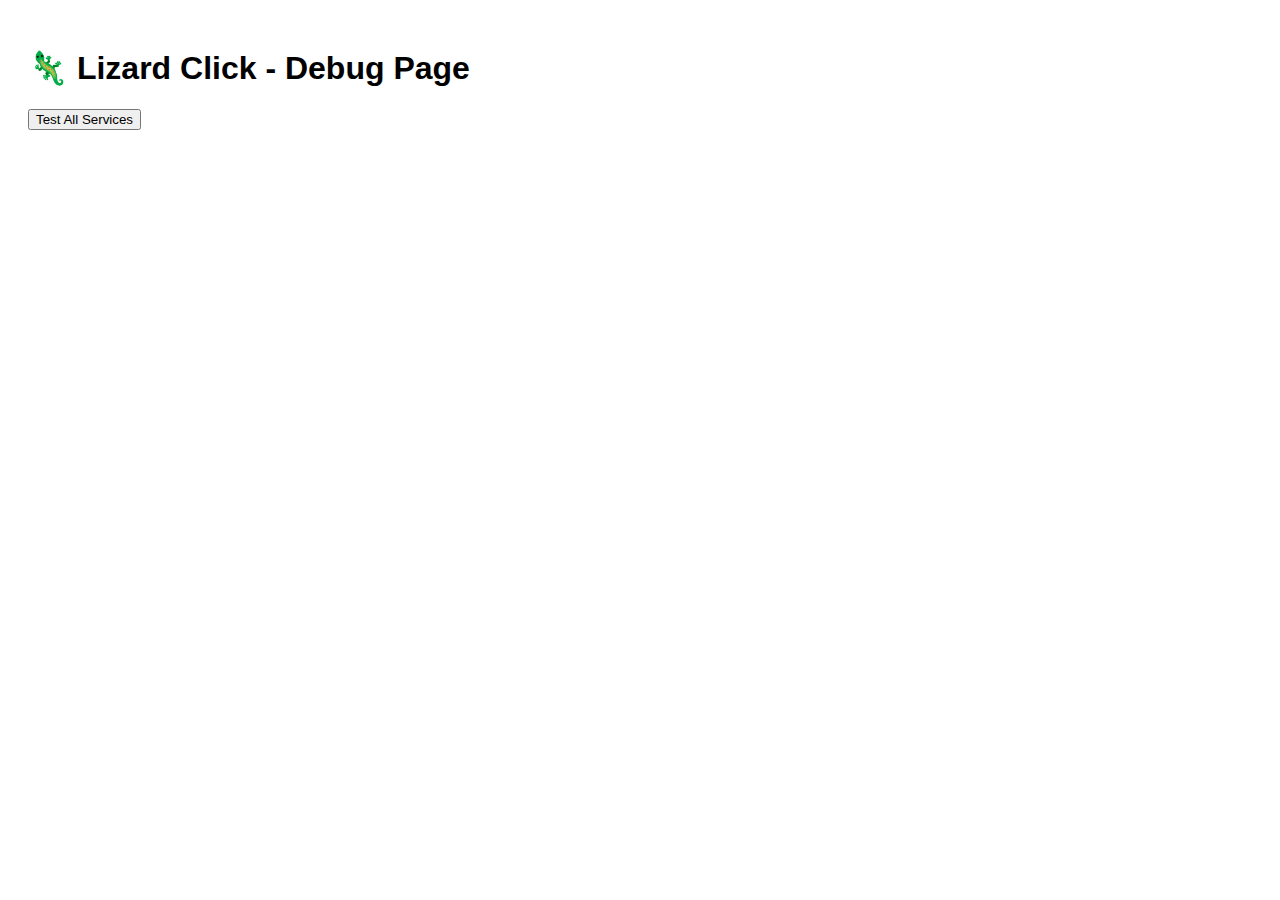
<file: debug.html>
<!DOCTYPE html>
<html>
<head>
    <title>Lizard Click - Debug</title>
    <style>
        body { font-family: Arial, sans-serif; padding: 20px; }
        .log { background: #f5f5f5; padding: 10px; margin: 10px 0; border-radius: 5px; }
        .error { color: red; }
        .success { color: green; }
        .info { color: blue; }
    </style>
</head>
<body>
    <h1>🦎 Lizard Click - Debug Page</h1>
    <button onclick="testAllServices()">Test All Services</button>
    <div id="results"></div>

    <script>
        const COUNT_API_BASE = 'https://silent-frost-93d1.2296744453m.workers.dev';
        const COUNT_NAMESPACE = 'lizardclick_online';
        const COUNT_KEY = 'all_clicks';
        const PANTRY_ID = 'lizardclick_online';
        const PANTRY_BASKET = 'global_clicks';

        function log(message, type = 'info') {
            const div = document.createElement('div');
            div.className = `log ${type}`;
            div.textContent = `[${new Date().toLocaleTimeString()}] ${message}`;
            document.getElementById('results').appendChild(div);
            console.log(message);
        }

        async function fetchWithTimeout(url, options = {}, timeoutMs = 5000) {
            const controller = new AbortController();
            const timeout = setTimeout(() => controller.abort(), timeoutMs);
            try {
                const res = await fetch(url, { ...options, signal: controller.signal, mode: 'cors', cache: 'no-store' });
                return res;
            } finally {
                clearTimeout(timeout);
            }
        }

        async function testCountAPI() {
            log('Testing CountAPI (Cloudflare Workers)...', 'info');
            
            try {
                // Test GET
                const getUrl = `${COUNT_API_BASE}/get/${COUNT_NAMESPACE}/${COUNT_KEY}`;
                log(`GET: ${getUrl}`, 'info');
                const res = await fetchWithTimeout(getUrl);
                log(`GET Response: ${res.status} ${res.statusText}`, res.ok ? 'success' : 'error');
                
                if (res.ok) {
                    const data = await res.json();
                    log(`GET Data: ${JSON.stringify(data)}`, 'success');
                }

                // Test CREATE
                const createUrl = `${COUNT_API_BASE}/create?namespace=${encodeURIComponent(COUNT_NAMESPACE)}&key=${encodeURIComponent(COUNT_KEY)}&value=0`;
                log(`CREATE: ${createUrl}`, 'info');
                const resCreate = await fetchWithTimeout(createUrl);
                log(`CREATE Response: ${resCreate.status} ${resCreate.statusText}`, resCreate.ok ? 'success' : 'error');
                
                if (resCreate.ok) {
                    const data = await resCreate.json();
                    log(`CREATE Data: ${JSON.stringify(data)}`, 'success');
                }
            } catch (error) {
                log(`CountAPI Error: ${error.message}`, 'error');
            }
        }

        async function testPantry() {
            log('\nTesting Pantry...', 'info');
            
            try {
                // Test GET
                const getUrl = `https://getpantry.cloud/apiv1/pantry/${PANTRY_ID}/basket/${PANTRY_BASKET}`;
                log(`GET: ${getUrl}`, 'info');
                const res = await fetchWithTimeout(getUrl);
                log(`GET Response: ${res.status} ${res.statusText}`, res.ok ? 'success' : 'error');
                
                if (res.ok) {
                    const data = await res.json();
                    log(`GET Data: ${JSON.stringify(data)}`, 'success');
                } else if (res.status === 404) {
                    // Test CREATE
                    log('Basket not found, creating...', 'info');
                    const createUrl = getUrl;
                    log(`POST: ${createUrl}`, 'info');
                    const createRes = await fetchWithTimeout(createUrl, {
                        method: 'POST',
                        headers: { 'Content-Type': 'application/json' },
                        body: JSON.stringify({ count: 0 })
                    });
                    log(`POST Response: ${createRes.status} ${createRes.statusText}`, createRes.ok ? 'success' : 'error');
                }
            } catch (error) {
                log(`Pantry Error: ${error.message}`, 'error');
            }
        }

        async function testAllServices() {
            document.getElementById('results').innerHTML = '';
            log('Starting service tests...', 'info');
            
            await testCountAPI();
            await testPantry();
            
            log('\nTests completed!', 'info');
        }
    </script>
</body>
</html>
</file>
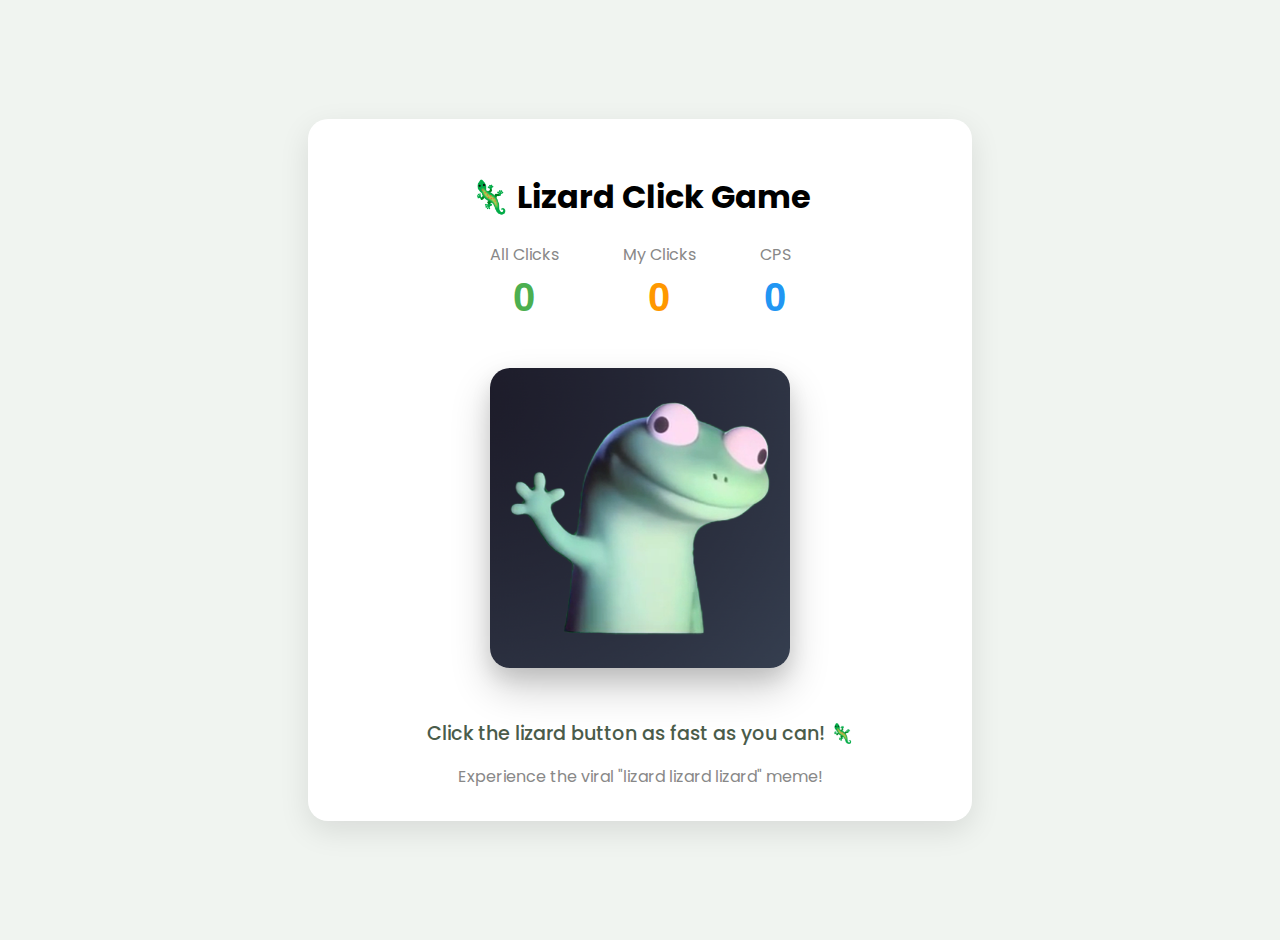
<file: game-simple-test.html>
<!DOCTYPE html>
<html lang="en">
<head>
    <meta charset="UTF-8">
    <meta name="viewport" content="width=device-width, initial-scale=1.0">
    <title>🦎 Lizard Click Game - Test</title>
    
    <!-- Google Fonts -->
    <link rel="preconnect" href="https://fonts.googleapis.com">
    <link rel="preconnect" href="https://fonts.gstatic.com" crossorigin>
    <link href="https://fonts.googleapis.com/css2?family=Poppins:wght@300;400;500;600;700&display=swap" rel="stylesheet">
    
    <style>
        body {
            margin: 0;
            padding: 20px;
            background: #f0f4f0;
            font-family: 'Poppins', sans-serif;
            display: flex;
            flex-direction: column;
            justify-content: center;
            align-items: center;
            min-height: 100vh;
        }
        .game-container {
            text-align: center;
            background: white;
            padding: 2rem;
            border-radius: 20px;
            box-shadow: 0 10px 30px rgba(0,0,0,0.1);
            max-width: 600px;
            width: 100%;
        }
        .game-stats {
            display: flex;
            justify-content: center;
            gap: 4rem;
            margin-bottom: 3rem;
        }
        .stat-box {
            text-align: center;
        }
        .stat-label {
            font-size: 1rem;
            color: #888;
            margin-bottom: 0.5rem;
            font-weight: 400;
        }
        .stat-value {
            font-size: 2.5rem;
            font-weight: bold;
            font-family: -apple-system, BlinkMacSystemFont, 'Segoe UI', Roboto, sans-serif;
        }
        .clicks-value { color: #4CAF50; }
        .cps-value { color: #FF9800; }
        .current-cps-value { color: #2196F3; }
        
        .lizard-container {
            margin: 3rem 0;
            display: flex;
            justify-content: center;
            align-items: center;
        }
        .lizard-character {
            background: none;
            border: none;
            cursor: pointer;
            position: relative;
            transition: transform 0.1s ease;
            touch-action: manipulation;
            padding: 0;
        }
        .lizard-character:hover {
            transform: scale(1.05);
        }
        .lizard-character:active {
            transform: scale(0.95);
        }
        .lizard-image {
            width: 300px;
            height: auto;
            max-width: 100%;
            border-radius: 20px;
            box-shadow: 0 20px 40px rgba(0, 0, 0, 0.2), 0 10px 20px rgba(0, 0, 0, 0.1);
            user-select: none;
            -webkit-user-drag: none;
        }
        .game-description {
            margin-top: 2rem;
            text-align: center;
        }
        .main-text {
            font-size: 1.2rem;
            color: #4a5c4a;
            margin-bottom: 0.5rem;
            font-weight: 500;
        }
        .sub-text {
            font-size: 1rem;
            color: #888;
            margin-bottom: 0;
        }
    </style>
</head>
<body>
    <div class="game-container">
        <h1>🦎 Lizard Click Game</h1>
        
        <!-- Game Stats -->
        <div class="game-stats">
            <div class="stat-box">
                <div class="stat-label">All Clicks</div>
                <div class="stat-value clicks-value" id="clickCount">0</div>
            </div>
            <div class="stat-box">
                <div class="stat-label">My Clicks</div>
                <div class="stat-value cps-value" id="cpsCount">0</div>
            </div>
            <div class="stat-box">
                <div class="stat-label">CPS</div>
                <div class="stat-value current-cps-value" id="currentCpsCount">0</div>
            </div>
        </div>

        <!-- Main Lizard Character -->
        <div class="lizard-container">
            <button class="lizard-character" id="lizardButton" type="button">
                <img src="/lizard.png" alt="Click the lizard!" class="lizard-image">
            </button>
        </div>

        <!-- Game Description -->
        <div class="game-description">
            <p class="main-text">Click the lizard button as fast as you can! 🦎</p>
            <p class="sub-text">Experience the viral "lizard lizard lizard" meme!</p>
        </div>
    </div>

    <script>
        // 简化的游戏逻辑
        let clickCount = 0;
        let myClicks = 0;
        let currentCPS = 0;
        let clicksInLastSecond = [];
        
        // 获取元素
        const lizardButton = document.getElementById('lizardButton');
        const clickCountDisplay = document.getElementById('clickCount');
        const cpsCountDisplay = document.getElementById('cpsCount');
        const currentCpsCountDisplay = document.getElementById('currentCpsCount');
        
        console.log('🔍 Elements found:');
        console.log('- lizardButton:', !!lizardButton);
        console.log('- clickCountDisplay:', !!clickCountDisplay);
        console.log('- cpsCountDisplay:', !!cpsCountDisplay);
        console.log('- currentCpsCountDisplay:', !!currentCpsCountDisplay);
        
        // 更新显示
        function updateDisplay() {
            console.log('🔄 Updating display...');
            console.log('- clickCount:', clickCount);
            console.log('- myClicks:', myClicks);
            console.log('- currentCPS:', currentCPS);
            
            if (clickCountDisplay) {
                clickCountDisplay.textContent = clickCount.toLocaleString();
            }
            if (cpsCountDisplay) {
                cpsCountDisplay.textContent = myClicks;
            }
            if (currentCpsCountDisplay) {
                currentCpsCountDisplay.textContent = currentCPS;
            }
        }
        
        // 更新CPS
        function updateCPS() {
            const now = Date.now();
            const oneSecondAgo = now - 1000;
            
            // 移除超过1秒的点击
            clicksInLastSecond = clicksInLastSecond.filter(time => time > oneSecondAgo);
            currentCPS = clicksInLastSecond.length;
            
            updateDisplay();
        }
        
        // 处理点击
        function handleClick() {
            console.log('🦎 Button clicked!');
            
            clickCount++;
            myClicks++;
            
            const now = Date.now();
            clicksInLastSecond.push(now);
            
            updateCPS();
            
            // 简单的按钮动画
            const lizardImage = lizardButton.querySelector('.lizard-image');
            if (lizardImage) {
                lizardImage.style.transform = 'scale(0.95)';
                setTimeout(() => {
                    lizardImage.style.transform = 'scale(1)';
                }, 100);
            }
        }
        
        // 初始化
        document.addEventListener('DOMContentLoaded', function() {
            console.log('🎮 Game initialized!');
            
            if (lizardButton) {
                lizardButton.addEventListener('click', handleClick);
                console.log('✅ Click listener added');
            } else {
                console.error('❌ Lizard button not found!');
            }
            
            updateDisplay();
            
            // 每秒更新CPS
            setInterval(updateCPS, 100);
        });
        
        // 测试函数
        window.testClick = function() {
            console.log('🧪 Test click triggered');
            handleClick();
        };
        
        console.log('🦎 Script loaded successfully!');
        console.log('💡 Try typing testClick() in console to test');
    </script>
</body>
</html>
</file>
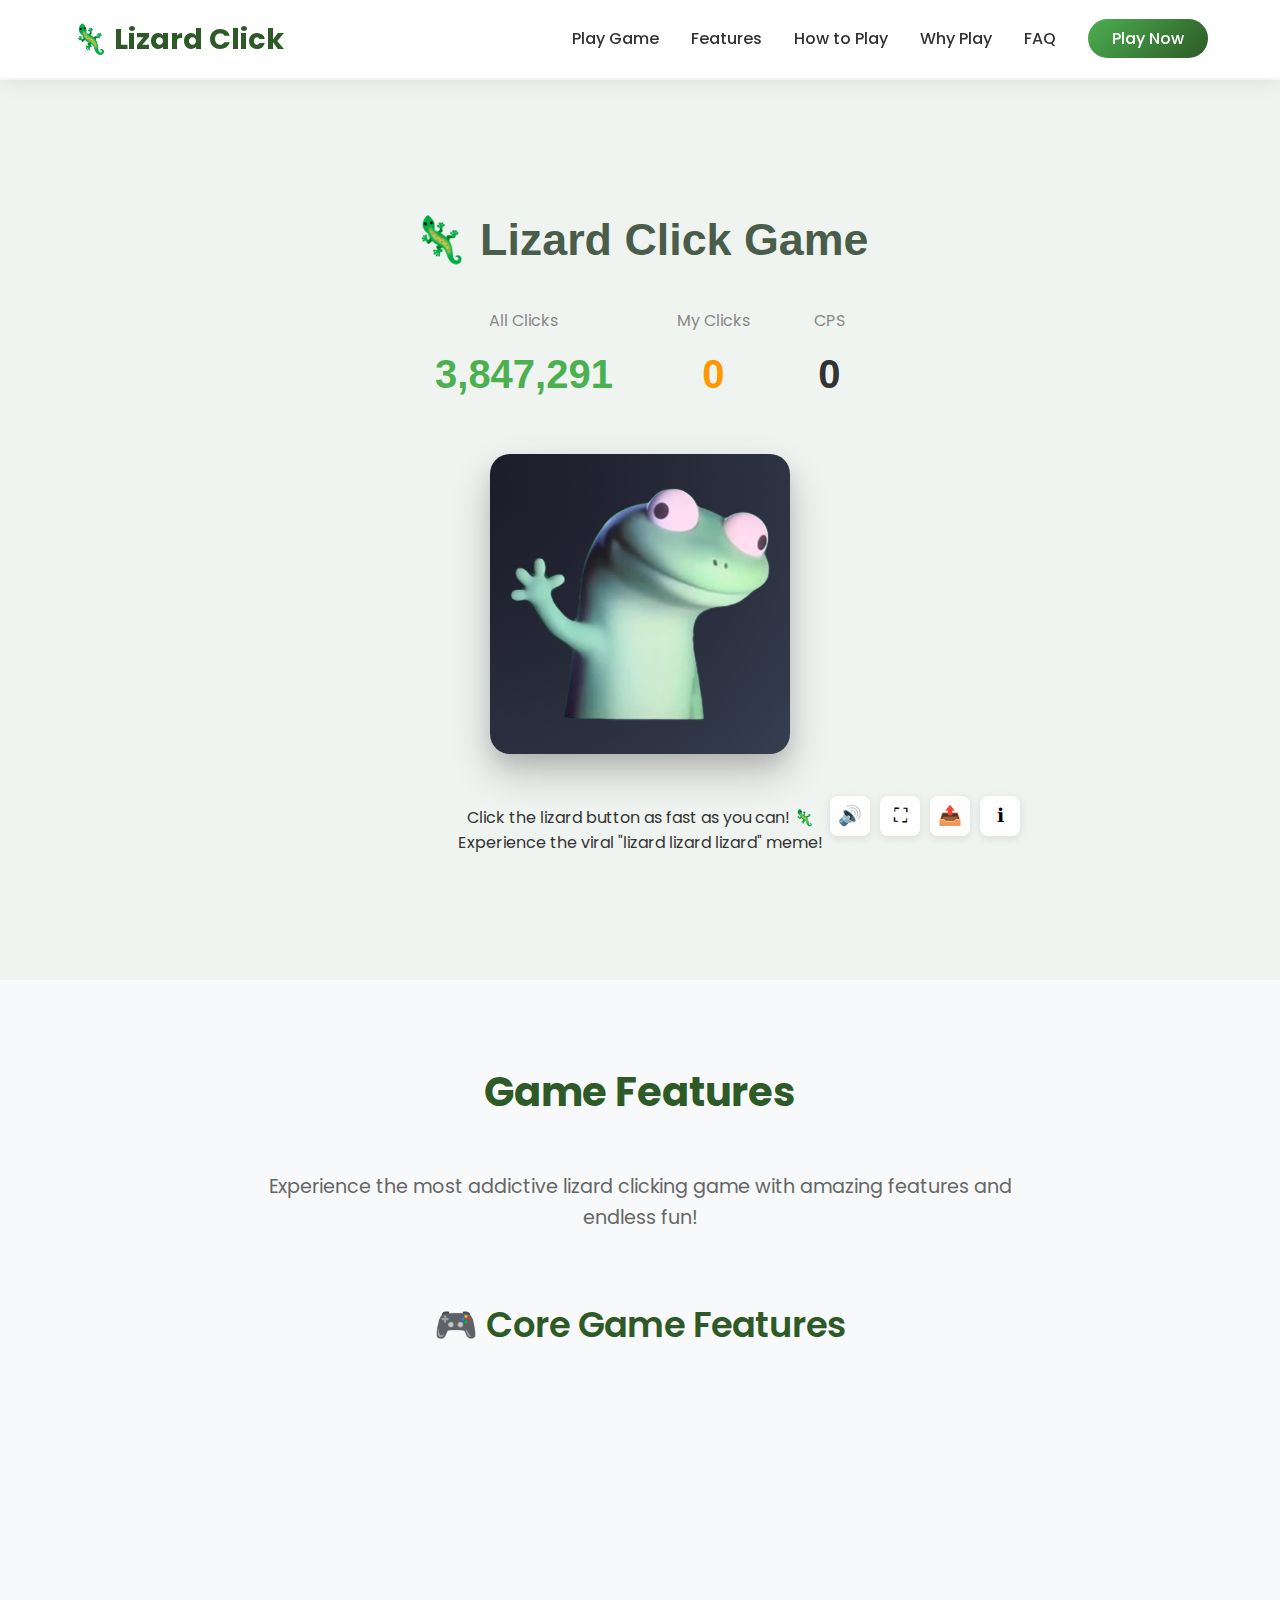
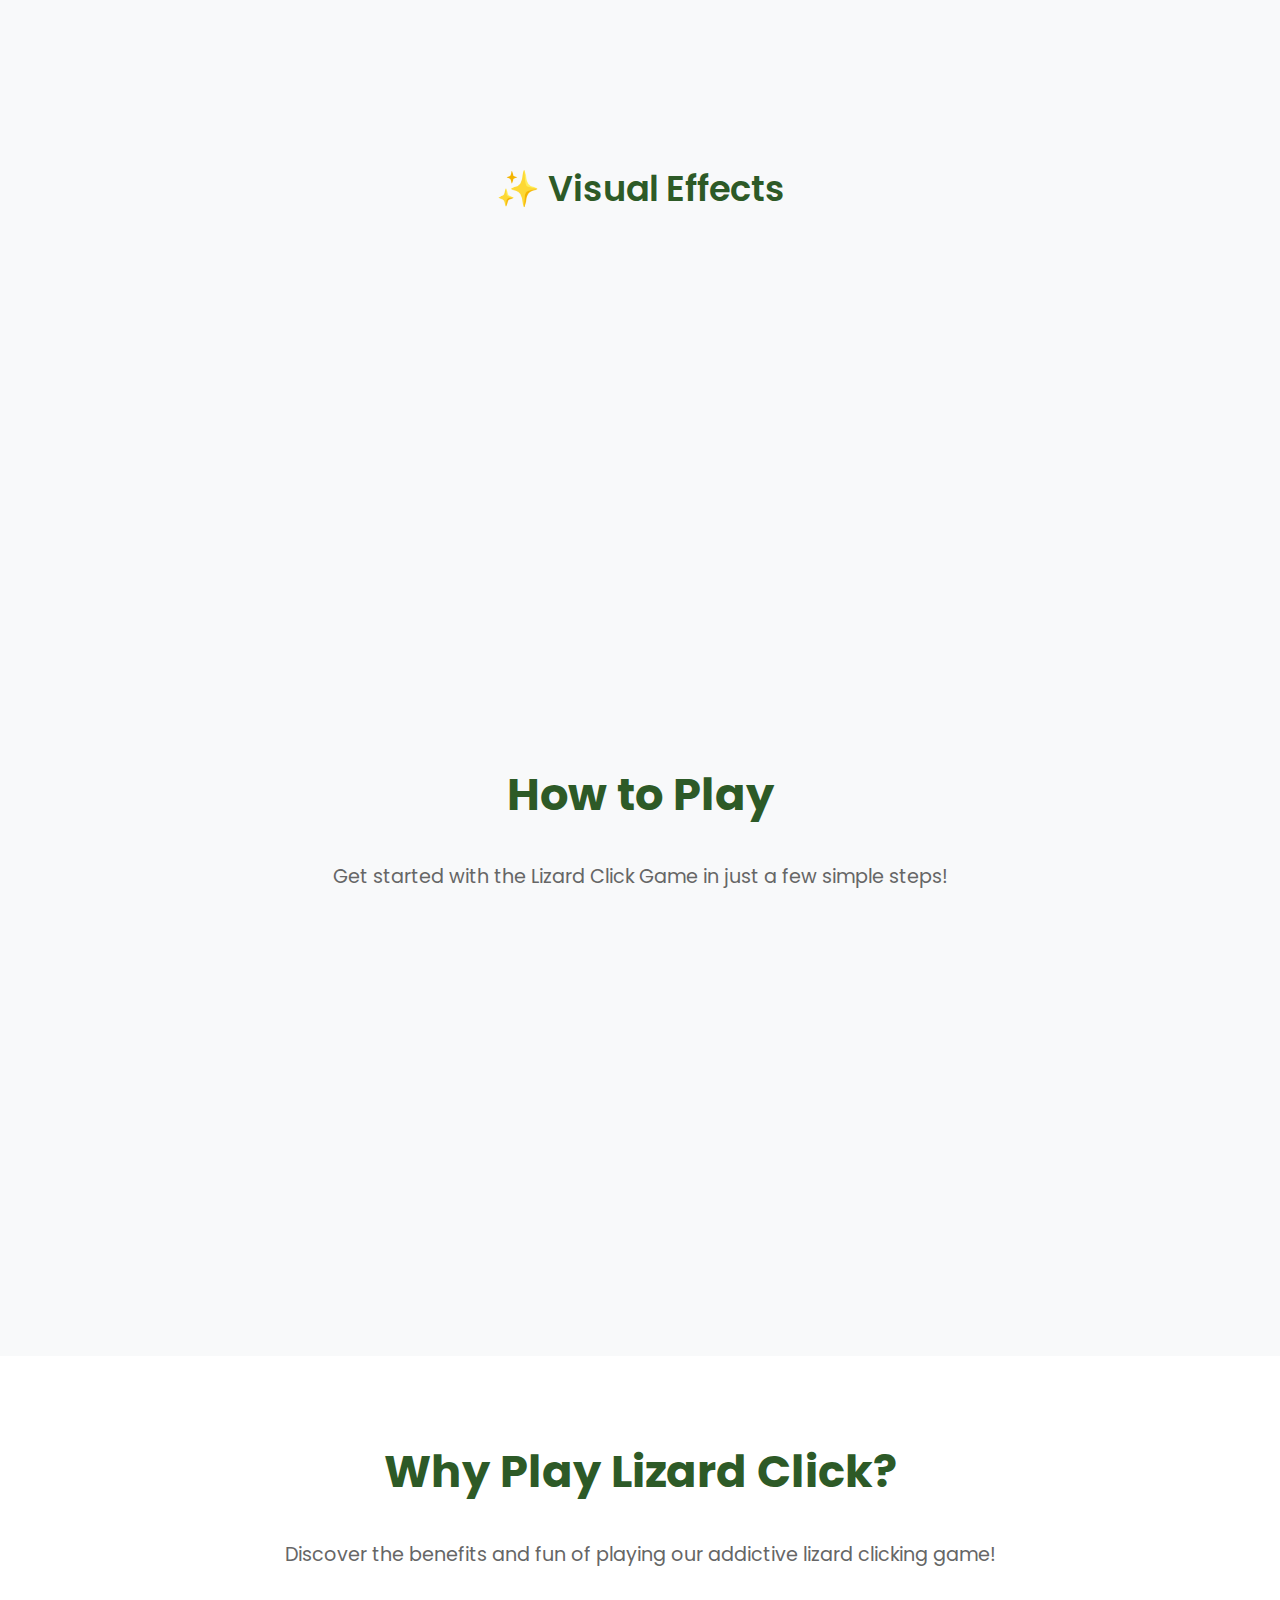
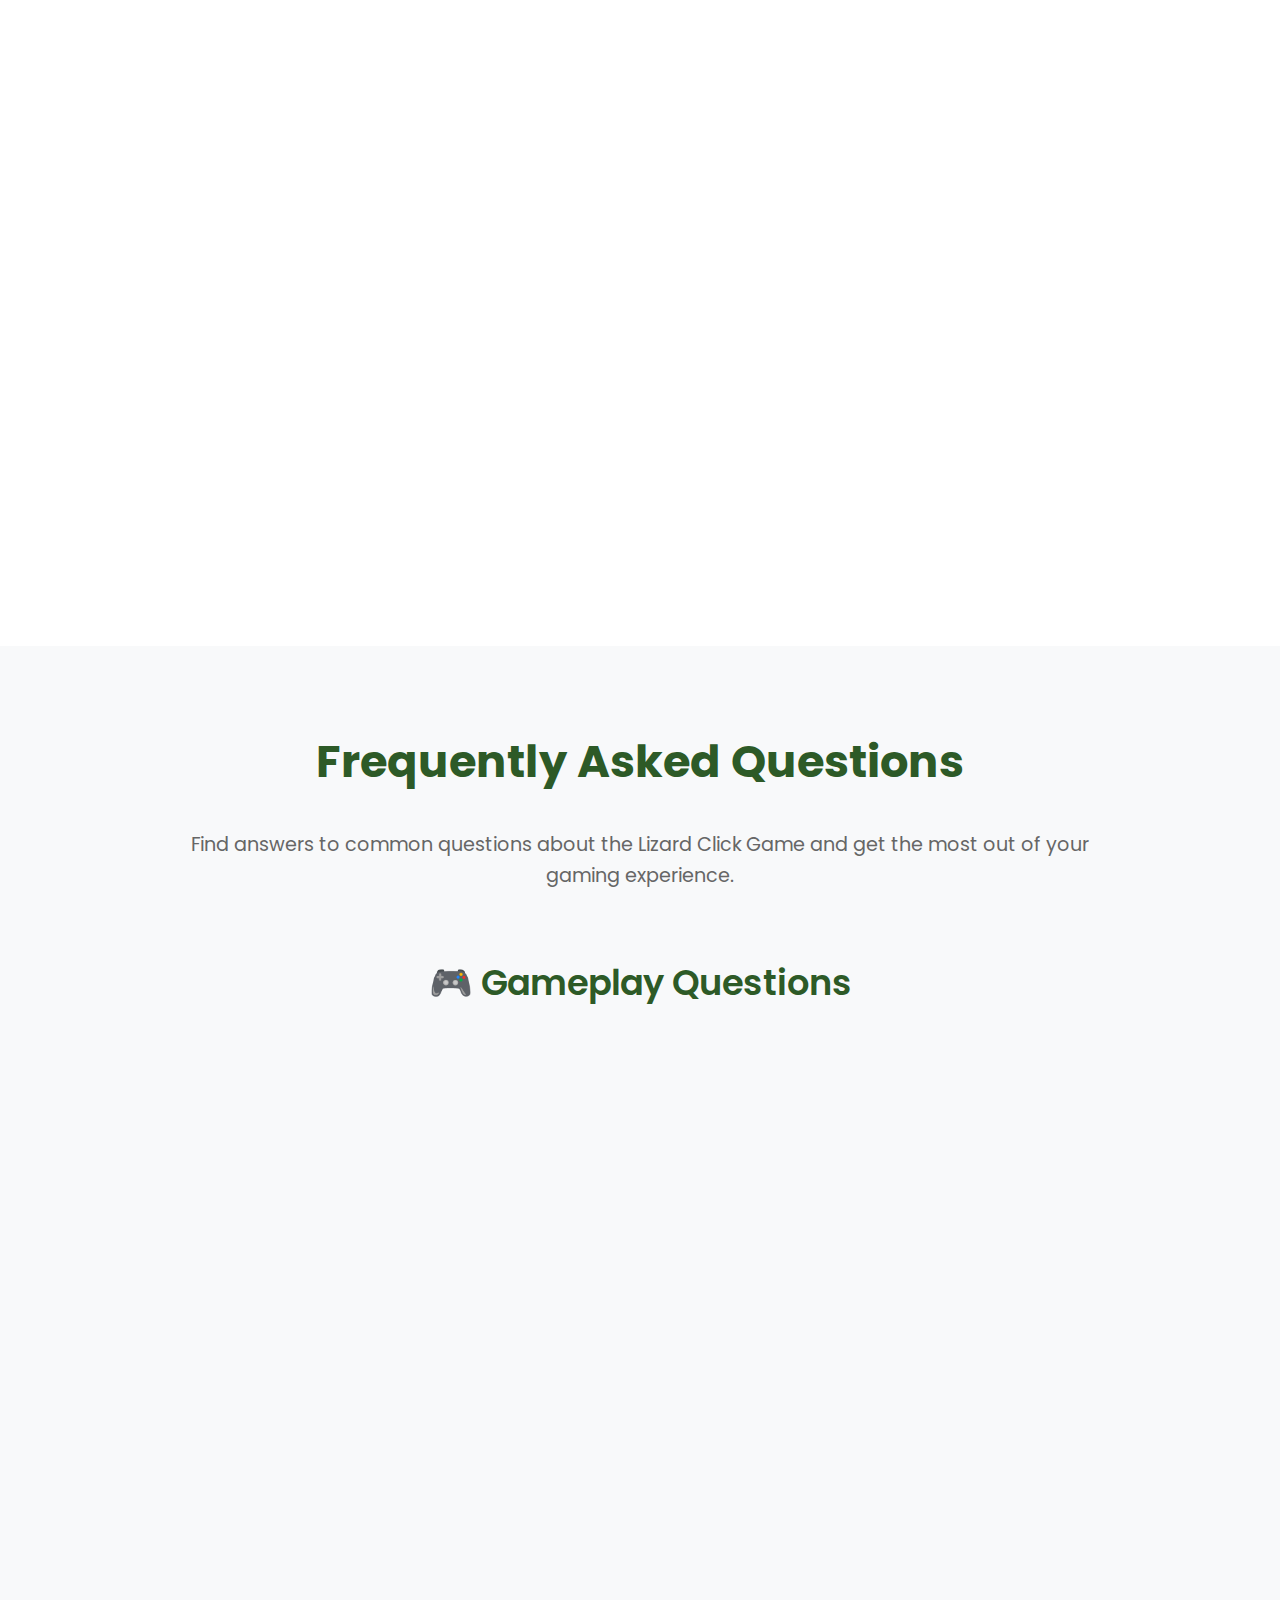
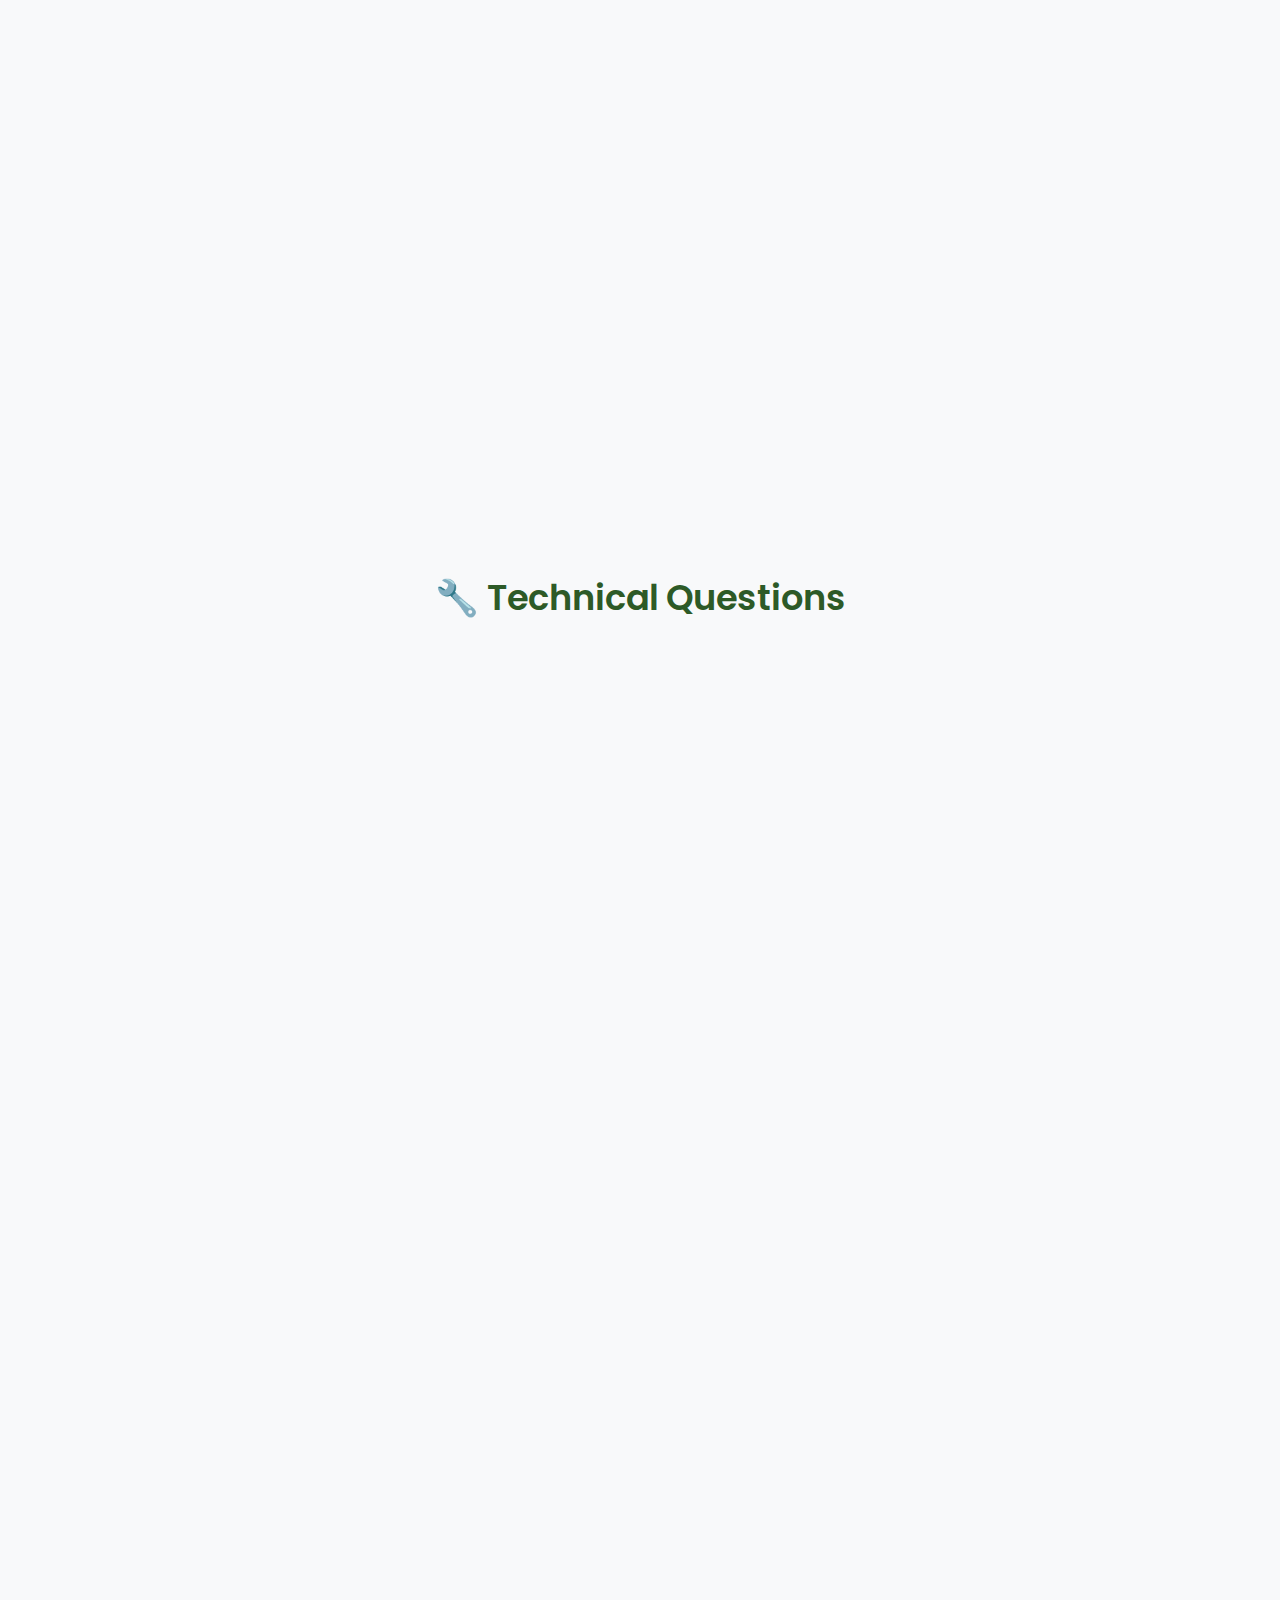
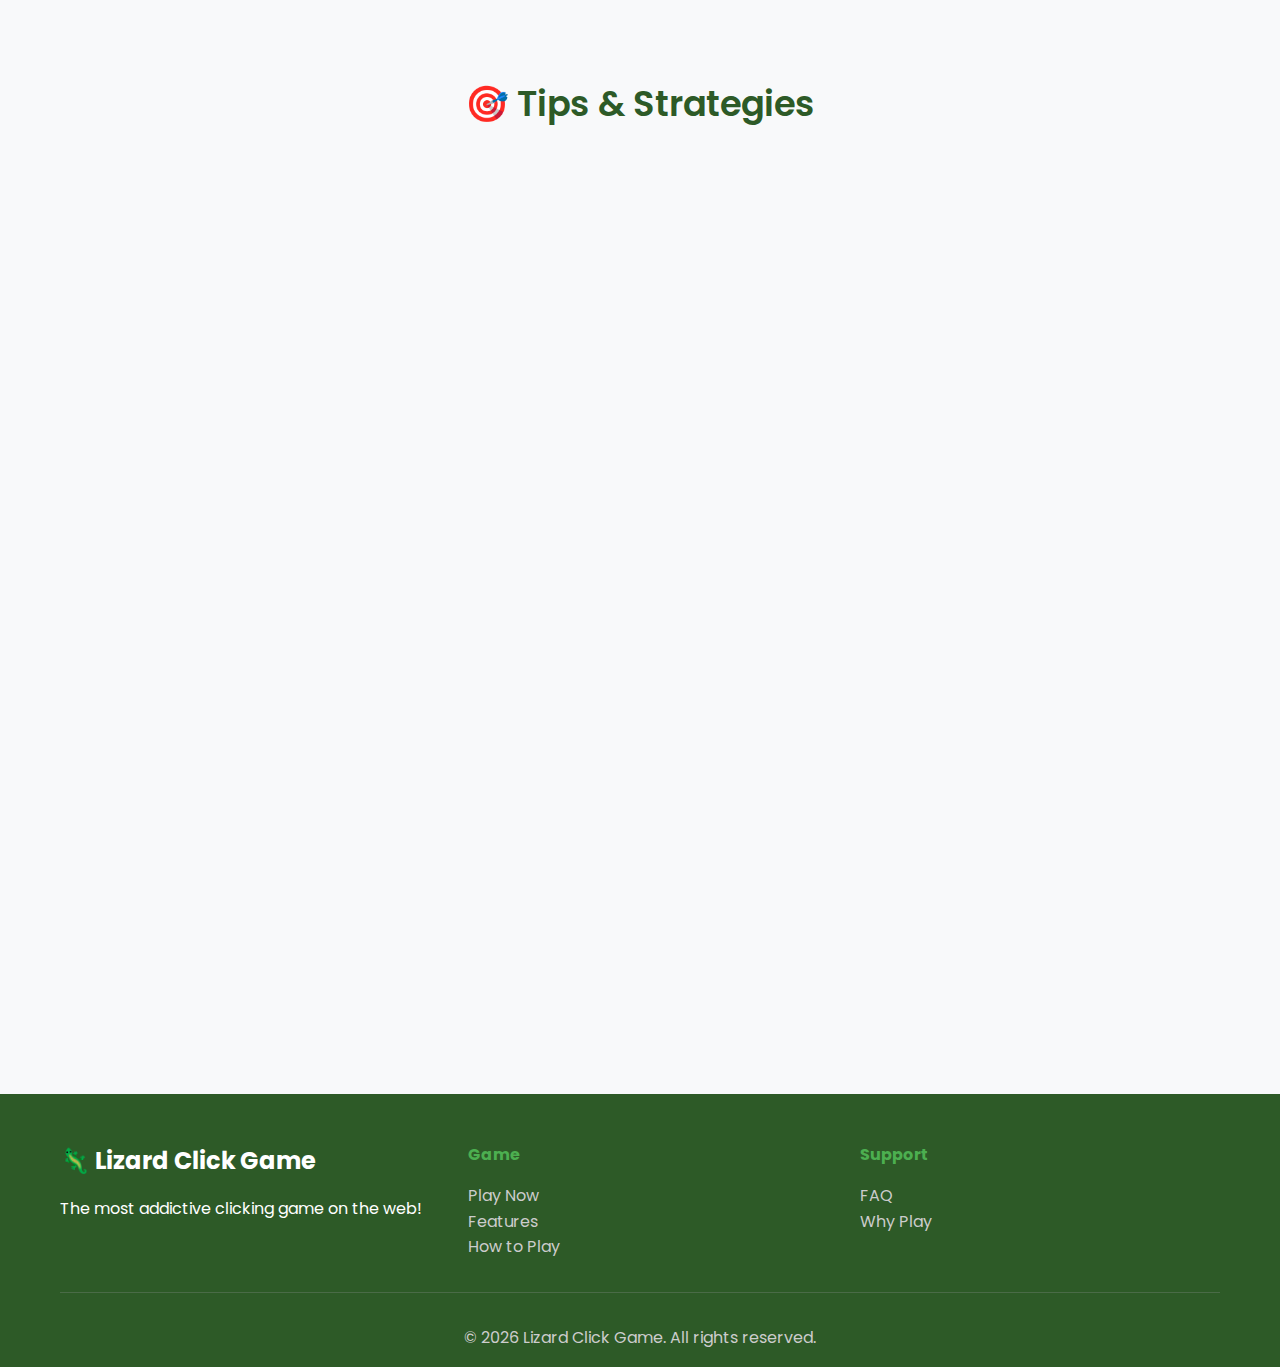
<file: game-with-ads-full.html>
<!DOCTYPE html>
<html lang="en">
<head>
    <meta charset="UTF-8">
    <meta name="viewport" content="width=device-width, initial-scale=1.0">
    <title>🦎 Lizard Click Game - Play Online</title>
    
    <!-- Google Fonts -->
    <link rel="preconnect" href="https://fonts.googleapis.com">
    <link rel="preconnect" href="https://fonts.gstatic.com" crossorigin>
    <link href="https://fonts.googleapis.com/css2?family=Poppins:wght@300;400;500;600;700&display=swap" rel="stylesheet">
    
    <link rel="stylesheet" href="styles.css">
    
    <!-- Google AdSense -->
    <script async src="https://pagead2.googlesyndication.com/pagead/js/adsbygoogle.js?client=ca-pub-3219924658522446"
         crossorigin="anonymous"></script>
</head>
<body>
    <!-- Header -->
    <header class="header">
        <nav class="nav">
            <div class="nav-brand">
                <div class="logo">🦎 Lizard Click</div>
            </div>
            <ul class="nav-menu">
                <li><a href="#hero">Play Game</a></li>
                <li><a href="#features">Features</a></li>
                <li><a href="#how-to-play">How to Play</a></li>
                <li><a href="#why-play">Why Play</a></li>
                <li><a href="#faq">FAQ</a></li>
                <li><a href="#hero" class="btn-play">Play Now</a></li>
            </ul>
            <div class="hamburger">
                <span></span>
                <span></span>
                <span></span>
            </div>
        </nav>
    </header>

    <!-- Hero Section with Game -->
    <section class="hero" id="hero">
        <!-- 顶部广告 -->
        <div class="ad-container">
            <ins class="adsbygoogle"
                 style="display:block"
                 data-ad-client="ca-pub-3219924658522446"
                 data-ad-slot="1234567890"
                 data-ad-format="auto"
                 data-full-width-responsive="true"></ins>
            <script>
                 (adsbygoogle = window.adsbygoogle || []).push({});
            </script>
        </div>
        
        <div class="game-container">
            <div class="game-title">
                <h1>🦎 Lizard Click Game</h1>
            </div>
            
            <!-- Game Stats -->
            <div class="game-stats">
                <div class="stat-box">
                    <div class="stat-label">All Clicks</div>
                    <div class="stat-value clicks-value" id="clickCount">0</div>
                </div>
                <div class="stat-box">
                    <div class="stat-label">My Clicks</div>
                    <div class="stat-value cps-value" id="cpsCount">0</div>
                </div>
                <div class="stat-box">
                    <div class="stat-label">CPS</div>
                    <div class="stat-value current-cps-value" id="currentCpsCount">0</div>
                </div>
            </div>

            <!-- Main Lizard Character -->
            <div class="lizard-container">
                <button class="lizard-character" id="lizardButton" type="button">
                    <img src="lizard.png" alt="Click the lizard!" class="lizard-image">
                </button>
            </div>

            <!-- Game Description -->
            <div class="game-description">
                <p class="main-text">Click the lizard button as fast as you can! 🦎</p>
                <p class="sub-text">Experience the viral "lizard lizard lizard" meme!</p>
            </div>

            <!-- 游戏内广告 -->
            <div class="ad-container">
                <ins class="adsbygoogle"
                     style="display:block; text-align:center;"
                     data-ad-layout="in-article"
                     data-ad-format="fluid"
                     data-ad-client="ca-pub-3219924658522446"
                     data-ad-slot="0987654321"></ins>
                <script>
                     (adsbygoogle = window.adsbygoogle || []).push({});
                </script>
            </div>

            <!-- Control Buttons -->
            <div class="control-buttons">
                <button class="control-btn sound-btn" id="soundBtn" title="Sound">🔊</button>
                <button class="control-btn fullscreen-btn" id="fullscreenBtn" title="Fullscreen">⛶</button>
                <button class="control-btn share-btn" id="shareBtn" title="Share">📤</button>
                <button class="control-btn info-btn" id="infoBtn" title="Info">ℹ</button>
            </div>
        </div>

        <!-- Flying lizards container -->
        <div class="flying-lizards" id="flyingLizards"></div>
    </section>

    <!-- Features Section -->
    <section class="features" id="features">
        <div class="container">
            <h2>Game Features</h2>
            <p class="features-intro">
                Experience the most addictive lizard clicking game with amazing features and endless fun!
            </p>
            
            <div class="feature-category">
                <h3>🎮 Core Game Features</h3>
                <div class="features-grid">
                    <div class="feature-card">
                        <span class="feature-icon">🦎</span>
                        <h4>Interactive Lizard</h4>
                        <p>Click the adorable lizard character and watch it respond with delightful animations and effects.</p>
                    </div>
                    <div class="feature-card">
                        <span class="feature-icon">📊</span>
                        <h4>Real-time Statistics</h4>
                        <p>Track your clicking performance with live counters showing total clicks, personal clicks, and CPS (Clicks Per Second).</p>
                    </div>
                    <div class="feature-card">
                        <span class="feature-icon">🎵</span>
                        <h4>Sound Effects</h4>
                        <p>Enjoy satisfying click sounds that enhance your gaming experience. Toggle sound on/off as needed.</p>
                    </div>
                </div>
            </div>

            <div class="feature-category">
                <h3>✨ Visual Effects</h3>
                <div class="features-grid">
                    <div class="feature-card">
                        <span class="feature-icon">🌟</span>
                        <h4>Click Animations</h4>
                        <p>Every click triggers beautiful visual effects including floating numbers and particle animations.</p>
                    </div>
                    <div class="feature-card">
                        <span class="feature-icon">🦎</span>
                        <h4>Flying Lizards</h4>
                        <p>Watch cute lizard emojis fly across the screen with each click, creating a magical atmosphere.</p>
                    </div>
                    <div class="feature-card">
                        <span class="feature-icon">🎨</span>
                        <h4>Responsive Design</h4>
                        <p>Beautiful, modern interface that works perfectly on desktop, tablet, and mobile devices.</p>
                    </div>
                </div>
            </div>
        </div>
    </section>

    <!-- How to Play Section -->
    <section class="how-to-play" id="how-to-play">
        <div class="container">
            <h2>How to Play</h2>
            <p class="section-intro">
                Get started with the Lizard Click Game in just a few simple steps!
            </p>
            
            <div class="steps">
                <div class="step">
                    <div class="step-number">1</div>
                    <h3>Click the Lizard</h3>
                    <p>Simply click on the cute lizard character to start earning points. Each click counts!</p>
                </div>
                <div class="step">
                    <div class="step-number">2</div>
                    <h3>Watch Your Stats</h3>
                    <p>Monitor your progress with real-time counters showing your clicks and clicking speed (CPS).</p>
                </div>
                <div class="step">
                    <div class="step-number">3</div>
                    <h3>Enjoy the Effects</h3>
                    <p>Experience satisfying visual and audio feedback with every click you make.</p>
                </div>
                <div class="step">
                    <div class="step-number">4</div>
                    <h3>Share Your Score</h3>
                    <p>Challenge friends by sharing your high scores and see who can click the fastest!</p>
                </div>
            </div>
        </div>
    </section>

    <!-- Why Play Section -->
    <section class="why-play" id="why-play">
        <div class="container">
            <h2>Why Play Lizard Click?</h2>
            <p class="section-intro">
                Discover the benefits and fun of playing our addictive lizard clicking game!
            </p>
            
            <div class="benefits-grid">
                <div class="benefit">
                    <h3>🧘 Stress Relief</h3>
                    <p>Perfect for quick stress relief and relaxation during busy days. The repetitive clicking action is surprisingly therapeutic.</p>
                </div>
                <div class="benefit">
                    <h3>⚡ Improve Reflexes</h3>
                    <p>Enhance your hand-eye coordination and clicking speed through regular practice and gameplay.</p>
                </div>
                <div class="benefit">
                    <h3>🎯 Set Goals</h3>
                    <p>Challenge yourself to reach higher CPS rates and beat your personal records.</p>
                </div>
                <div class="benefit">
                    <h3>🕐 Quick Entertainment</h3>
                    <p>Perfect for short breaks - play for just a few minutes or hours, it's entirely up to you!</p>
                </div>
                <div class="benefit">
                    <h3>🌐 Play Anywhere</h3>
                    <p>No downloads required! Play directly in your browser on any device, anytime, anywhere.</p>
                </div>
                <div class="benefit">
                    <h3>🆓 Completely Free</h3>
                    <p>Enjoy unlimited gameplay without any costs, subscriptions, or hidden fees.</p>
                </div>
            </div>
        </div>
    </section>

    <!-- FAQ Section -->
    <section class="faq" id="faq">
        <div class="container">
            <h2>Frequently Asked Questions</h2>
            <p class="faq-intro">
                Find answers to common questions about the Lizard Click Game and get the most out of your gaming experience.
            </p>
            
            <div class="faq-content">
                <div class="faq-category">
                    <h3>🎮 Gameplay Questions</h3>
                    
                    <div class="faq-item expanded">
                        <h4>What is the Lizard Click Game?</h4>
                        <div class="faq-answer">
                            <p>The Lizard Click Game is a fun, addictive browser-based clicking game where players click on a cute lizard character to earn points. It features real-time statistics, visual effects, sound effects, and various interactive elements that make clicking surprisingly entertaining.</p>
                            <p>The game is inspired by the viral "lizard lizard lizard" meme and provides a simple yet engaging way to pass time, relieve stress, or challenge yourself to achieve higher clicking speeds.</p>
                        </div>
                    </div>

                    <div class="faq-item expanded">
                        <h4>How do I play the game?</h4>
                        <div class="faq-answer">
                            <p>Playing is incredibly simple:</p>
                            <p>1. Click on the lizard character in the center of the screen<br>
                            2. Watch your click counters increase in real-time<br>
                            3. Try to click as fast as possible to increase your CPS (Clicks Per Second)<br>
                            4. Enjoy the visual effects and sounds with each click<br>
                            5. Challenge yourself to beat your previous records!</p>
                        </div>
                    </div>

                    <div class="faq-item expanded">
                        <h4>What does CPS mean?</h4>
                        <div class="faq-answer">
                            <p>CPS stands for "Clicks Per Second" and measures how fast you're clicking. It's calculated by counting how many times you click within a one-second window.</p>
                            <p>A good CPS rate for beginners is around 3-5 clicks per second, while experienced players can achieve 8-12 CPS or even higher. The game displays your current CPS in real-time, so you can see your clicking speed improve as you practice!</p>
                        </div>
                    </div>
                </div>

                <div class="faq-category">
                    <h3>🔧 Technical Questions</h3>
                    
                    <div class="faq-item expanded">
                        <h4>Do I need to download anything to play?</h4>
                        <div class="faq-answer">
                            <p>No downloads required! The Lizard Click Game runs entirely in your web browser. Simply visit the website and start playing immediately.</p>
                            <p>The game works on all modern browsers including Chrome, Firefox, Safari, and Edge. It's also fully responsive and works great on mobile devices, tablets, and desktop computers.</p>
                        </div>
                    </div>

                    <div class="faq-item expanded">
                        <h4>Is the game free to play?</h4>
                        <div class="faq-answer">
                            <p>Yes, the Lizard Click Game is completely free to play! There are no hidden costs, subscriptions, or premium features that require payment.</p>
                            <p>The game is supported by non-intrusive advertisements that help keep it free for everyone. You can enjoy unlimited gameplay without spending any money.</p>
                        </div>
                    </div>

                    <div class="faq-item expanded">
                        <h4>Does the game save my progress?</h4>
                        <div class="faq-answer">
                            <p>Yes! Your personal click count and statistics are automatically saved in your browser's local storage. This means your progress will be preserved even if you close the browser or restart your computer.</p>
                            <p>However, if you clear your browser data or use a different device, your progress will reset. The global click counter (showing all players' combined clicks) is shared across all players.</p>
                        </div>
                    </div>
                </div>

                <div class="faq-category">
                    <h3>🎯 Tips & Strategies</h3>
                    
                    <div class="faq-item expanded">
                        <h4>How can I improve my clicking speed?</h4>
                        <div class="faq-answer">
                            <p>Here are some proven techniques to increase your CPS:</p>
                            <p>• Use multiple fingers: Try alternating between your index and middle finger<br>
                            • Find your rhythm: Develop a consistent clicking pattern<br>
                            • Stay relaxed: Tension in your hand will slow you down<br>
                            • Practice regularly: Like any skill, clicking speed improves with practice<br>
                            • Use a good mouse: A responsive mouse can make a significant difference</p>
                        </div>
                    </div>

                    <div class="faq-item expanded">
                        <h4>What's considered a good CPS score?</h4>
                        <div class="faq-answer">
                            <p>CPS scores vary widely among players:</p>
                            <p>• Beginner: 2-4 CPS - Just getting started<br>
                            • Average: 5-7 CPS - Decent clicking speed<br>
                            • Good: 8-10 CPS - Above average performance<br>
                            • Excellent: 11-15 CPS - Very impressive speed<br>
                            • Expert: 16+ CPS - Exceptional clicking ability</p>
                            <p>Remember, the most important thing is to have fun! Don't worry too much about achieving the highest scores.</p>
                        </div>
                    </div>
                </div>
            </div>
        </div>
    </section>

    <!-- 底部广告 -->
    <div class="ad-container">
        <ins class="adsbygoogle"
             style="display:block"
             data-ad-client="ca-pub-3219924658522446"
             data-ad-slot="2468135790"
             data-ad-format="auto"
             data-full-width-responsive="true"></ins>
        <script>
             (adsbygoogle = window.adsbygoogle || []).push({});
        </script>
    </div>

    <!-- Footer -->
    <footer class="footer">
        <div class="container">
            <div class="footer-content">
                <div class="footer-brand">
                    <h3>🦎 Lizard Click Game</h3>
                    <p>The most addictive clicking game on the web!</p>
                </div>
                <div class="footer-links">
                    <div class="footer-column">
                        <h4>Game</h4>
                        <ul>
                            <li><a href="#hero">Play Now</a></li>
                            <li><a href="#features">Features</a></li>
                            <li><a href="#how-to-play">How to Play</a></li>
                        </ul>
                    </div>
                    <div class="footer-column">
                        <h4>Support</h4>
                        <ul>
                            <li><a href="#faq">FAQ</a></li>
                            <li><a href="#why-play">Why Play</a></li>
                        </ul>
                    </div>
                </div>
            </div>
            <div class="footer-bottom">
                <p>&copy; <span id="currentYear">2024</span> Lizard Click Game. All rights reserved.</p>
            </div>
        </div>
    </footer>

    <!-- 简化的游戏脚本 -->
    <script>
        // 游戏变量
        const FIXED_BASE_COUNT = 3847291; // 固定的全球基础点击数
        let allClicks = FIXED_BASE_COUNT; // 从固定基础值开始
        let myClicks = 0;
        let currentCPS = 0;
        let clicksInLastSecond = [];
        let soundEnabled = true;
        
        // 获取元素
        const lizardButton = document.getElementById('lizardButton');
        const clickCountDisplay = document.getElementById('clickCount');
        const cpsCountDisplay = document.getElementById('cpsCount');
        const currentCpsCountDisplay = document.getElementById('currentCpsCount');
        const flyingLizardsContainer = document.getElementById('flyingLizards');
        
        // 控制按钮
        const soundBtn = document.getElementById('soundBtn');
        const fullscreenBtn = document.getElementById('fullscreenBtn');
        const shareBtn = document.getElementById('shareBtn');
        const infoBtn = document.getElementById('infoBtn');
        
        console.log('🔍 Elements found:');
        console.log('- lizardButton:', !!lizardButton);
        console.log('- clickCountDisplay:', !!clickCountDisplay);
        console.log('- cpsCountDisplay:', !!cpsCountDisplay);
        console.log('- currentCpsCountDisplay:', !!currentCpsCountDisplay);
        
        // 音频系统
        const audioPool = [];
        const poolSize = 3;
        let currentAudioIndex = 0;
        
        // 初始化音频
        function initializeAudio() {
            for (let i = 0; i < poolSize; i++) {
                const audio = new Audio('lizard.wav');
                audio.preload = 'auto';
                audio.volume = 1.0;
                audioPool.push(audio);
            }
        }
        
        // 播放点击音效
        function playClickSound() {
            if (!soundEnabled) return;
            
            const audio = audioPool[currentAudioIndex];
            if (audio) {
                audio.currentTime = 0;
                audio.play().catch(e => console.log('Audio play failed:', e));
                currentAudioIndex = (currentAudioIndex + 1) % poolSize;
            }
        }
        
        // 更新显示
        function updateDisplay() {
            if (clickCountDisplay) {
                clickCountDisplay.textContent = allClicks.toLocaleString();
            }
            if (cpsCountDisplay) {
                cpsCountDisplay.textContent = myClicks;
            }
            if (currentCpsCountDisplay) {
                currentCpsCountDisplay.textContent = currentCPS;
            }
        }
        
        // 更新CPS
        function updateCPS() {
            const now = Date.now();
            const oneSecondAgo = now - 1000;
            
            clicksInLastSecond = clicksInLastSecond.filter(time => time > oneSecondAgo);
            currentCPS = clicksInLastSecond.length;
            
            updateDisplay();
        }
        
        // 创建点击特效
        function createClickEffect(event) {
            const effect = document.createElement('div');
            effect.textContent = '+1';
            effect.style.position = 'absolute';
            effect.style.left = event.clientX + 'px';
            effect.style.top = event.clientY + 'px';
            effect.style.color = '#4CAF50';
            effect.style.fontWeight = 'bold';
            effect.style.fontSize = '1.5rem';
            effect.style.pointerEvents = 'none';
            effect.style.zIndex = '1000';
            effect.style.transition = 'all 1s ease-out';
            
            document.body.appendChild(effect);
            
            setTimeout(() => {
                effect.style.transform = 'translateY(-50px)';
                effect.style.opacity = '0';
            }, 10);
            
            setTimeout(() => {
                if (effect.parentNode) {
                    document.body.removeChild(effect);
                }
            }, 1000);
        }
        
        // 创建飞行蜥蜴
        function createFlyingLizard() {
            if (!flyingLizardsContainer) return;
            
            const lizard = document.createElement('div');
            lizard.textContent = '🦎';
            lizard.style.position = 'absolute';
            lizard.style.fontSize = '2rem';
            lizard.style.left = Math.random() * (window.innerWidth - 100) + 'px';
            lizard.style.top = Math.random() * (window.innerHeight * 0.6) + (window.innerHeight * 0.2) + 'px';
            lizard.style.opacity = '1';
            lizard.style.transition = 'all 2s ease-out';
            lizard.style.pointerEvents = 'none';
            
            flyingLizardsContainer.appendChild(lizard);
            
            setTimeout(() => {
                lizard.style.transform = 'translateY(-100px) scale(0.5) rotate(360deg)';
                lizard.style.opacity = '0';
            }, 10);
            
            setTimeout(() => {
                if (lizard.parentNode) {
                    flyingLizardsContainer.removeChild(lizard);
                }
            }, 2000);
        }
        
        // 处理蜥蜴点击
        function handleLizardClick(event) {
            console.log('🦎 Lizard clicked!');
            
            allClicks++; // 全球点击数增加
            myClicks++; // 个人点击数增加
            
            const now = Date.now();
            clicksInLastSecond.push(now);
            
            // 播放音效
            playClickSound();
            
            // 更新CPS和显示
            updateCPS();
            
            // 创建特效
            createClickEffect(event);
            createFlyingLizard();
            
            // 按钮动画
            const lizardImage = lizardButton.querySelector('.lizard-image');
            if (lizardImage) {
                lizardImage.style.transform = 'scale(0.95)';
                setTimeout(() => {
                    lizardImage.style.transform = 'scale(1)';
                }, 100);
            }
            
            // 保存数据
            try {
                localStorage.setItem('lizardGameData', JSON.stringify({
                    allClicks: allClicks,
                    myClicks: myClicks
                }));
            } catch (e) {
                console.log('Save failed:', e);
            }
        }
        
        // 控制按钮功能
        function toggleSound() {
            soundEnabled = !soundEnabled;
            if (soundBtn) {
                soundBtn.textContent = soundEnabled ? '🔊' : '🔇';
            }
        }
        
        function toggleFullscreen() {
            if (!document.fullscreenElement) {
                document.documentElement.requestFullscreen().catch(e => console.log('Fullscreen failed:', e));
            } else {
                document.exitFullscreen();
            }
        }
        
        function shareGame() {
            const text = `我在蜥蜴点击游戏中点击了 ${myClicks} 次！你能超过我吗？`;
            if (navigator.share) {
                navigator.share({
                    title: '🦎 Lizard Click Game',
                    text: text,
                    url: window.location.href
                });
            } else {
                navigator.clipboard.writeText(text + ' ' + window.location.href).then(() => {
                    alert('分数已复制到剪贴板！');
                }).catch(() => {
                    alert(text);
                });
            }
        }
        
        function showInfo() {
            alert(`🦎 蜥蜴点击游戏\n\n📊 统计信息:\n• 全球总点击: ${allClicks.toLocaleString()}\n• 我的点击: ${myClicks}\n• 当前CPS: ${currentCPS}\n\n💡 提示: 点击越快CPS越高！`);
        }
        
        // 加载保存的数据
        function loadGameData() {
            try {
                const saved = localStorage.getItem('lizardGameData');
                if (saved) {
                    const data = JSON.parse(saved);
                    // 确保allClicks至少是固定基础值
                    allClicks = Math.max(data.allClicks || FIXED_BASE_COUNT, FIXED_BASE_COUNT);
                    myClicks = data.myClicks || 0;
                    console.log('✅ Loaded data - All Clicks:', allClicks, 'My Clicks:', myClicks);
                } else {
                    // 如果没有保存数据，使用固定基础值
                    allClicks = FIXED_BASE_COUNT;
                    myClicks = 0;
                    console.log('✅ No saved data, using fixed base - All Clicks:', allClicks);
                }
            } catch (e) {
                console.log('Load failed:', e);
                allClicks = FIXED_BASE_COUNT;
                myClicks = 0;
            }
        }
        
        // Mobile Navigation Toggle
        document.addEventListener('DOMContentLoaded', function() {
            // Set current year dynamically
            const currentYearElement = document.getElementById('currentYear');
            if (currentYearElement) {
                currentYearElement.textContent = new Date().getFullYear();
            }
            
            const hamburger = document.querySelector('.hamburger');
            const navMenu = document.querySelector('.nav-menu');
            
            if (hamburger && navMenu) {
                hamburger.setAttribute('aria-expanded', 'false');
                hamburger.addEventListener('click', function() {
                    const expanded = hamburger.getAttribute('aria-expanded') === 'true';
                    hamburger.setAttribute('aria-expanded', String(!expanded));
                    hamburger.classList.toggle('active');
                    navMenu.classList.toggle('active');
                });
                
                // Close mobile menu when clicking on a link
                document.querySelectorAll('.nav-menu a').forEach(link => {
                    link.addEventListener('click', () => {
                        hamburger.classList.remove('active');
                        navMenu.classList.remove('active');
                    });
                });
            }
            
            console.log('🎮 Game initializing...');
            
            // 加载数据
            loadGameData();
            
            // 初始化音频
            initializeAudio();
            
            // 设置事件监听器
            if (lizardButton) {
                lizardButton.addEventListener('click', handleLizardClick);
                console.log('✅ Lizard click listener added');
            }
            
            if (soundBtn) soundBtn.addEventListener('click', toggleSound);
            if (fullscreenBtn) fullscreenBtn.addEventListener('click', toggleFullscreen);
            if (shareBtn) shareBtn.addEventListener('click', shareGame);
            if (infoBtn) infoBtn.addEventListener('click', showInfo);
            
            // 更新显示
            updateDisplay();
            
            // 定期更新CPS
            setInterval(updateCPS, 100);
            
            console.log('🎮 Game initialized successfully!');
        });
        
        // Smooth Scrolling for Navigation Links
        document.querySelectorAll('a[href^="#"]').forEach(anchor => {
            anchor.addEventListener('click', function (e) {
                e.preventDefault();
                const target = document.querySelector(this.getAttribute('href'));
                if (target) {
                    target.scrollIntoView({
                        behavior: 'smooth',
                        block: 'start'
                    });
                }
            });
        });

        // Header Background on Scroll and Play Now Button Visibility
        window.addEventListener('scroll', function() {
            const header = document.querySelector('.header');
            const playNowBtn = document.querySelector('.btn-play');
            
            if (window.scrollY > 100) {
                header.style.background = 'rgba(255, 255, 255, 0.98)';
                if (playNowBtn) {
                    playNowBtn.style.opacity = '1';
                    playNowBtn.style.visibility = 'visible';
                }
            } else {
                header.style.background = 'rgba(255, 255, 255, 0.95)';
                if (playNowBtn) {
                    playNowBtn.style.opacity = '0.5';
                    playNowBtn.style.visibility = 'visible';
                }
            }
        });

        // Intersection Observer for Animations
        const observerOptions = {
            threshold: 0.1,
            rootMargin: '0px 0px -50px 0px'
        };

        const observer = new IntersectionObserver(function(entries) {
            entries.forEach(entry => {
                if (entry.isIntersecting) {
                    entry.target.style.opacity = '1';
                    entry.target.style.transform = 'translateY(0)';
                }
            });
        }, observerOptions);

        // Observe elements for animation
        document.querySelectorAll('.feature-card, .step, .benefit, .faq-item').forEach(el => {
            el.style.opacity = '0';
            el.style.transform = 'translateY(30px)';
            el.style.transition = 'opacity 0.6s ease, transform 0.6s ease';
            observer.observe(el);
        });

        // Play Now Button Functionality - scroll to game
        document.querySelectorAll('.btn-play').forEach(button => {
            button.addEventListener('click', function(e) {
                e.preventDefault();
                
                // Scroll to hero section where the game is
                const heroSection = document.getElementById('hero');
                if (heroSection) {
                    heroSection.scrollIntoView({
                        behavior: 'smooth',
                        block: 'start'
                    });
                    
                    // Add a little highlight effect to the game button
                    setTimeout(() => {
                        if (lizardButton) {
                            lizardButton.style.transform = 'scale(1.1)';
                            lizardButton.style.boxShadow = '0 0 30px rgba(76, 175, 80, 0.5)';
                            
                            setTimeout(() => {
                                lizardButton.style.transform = '';
                                lizardButton.style.boxShadow = '';
                            }, 1000);
                        }
                    }, 500);
                }
            });
        });
        
        // 测试函数
        window.testClick = function() {
            console.log('🧪 Test click');
            handleLizardClick({ clientX: 400, clientY: 300 });
        };
        
        console.log('🦎 Game script loaded!');
    </script>
</body>
</html>
</file>
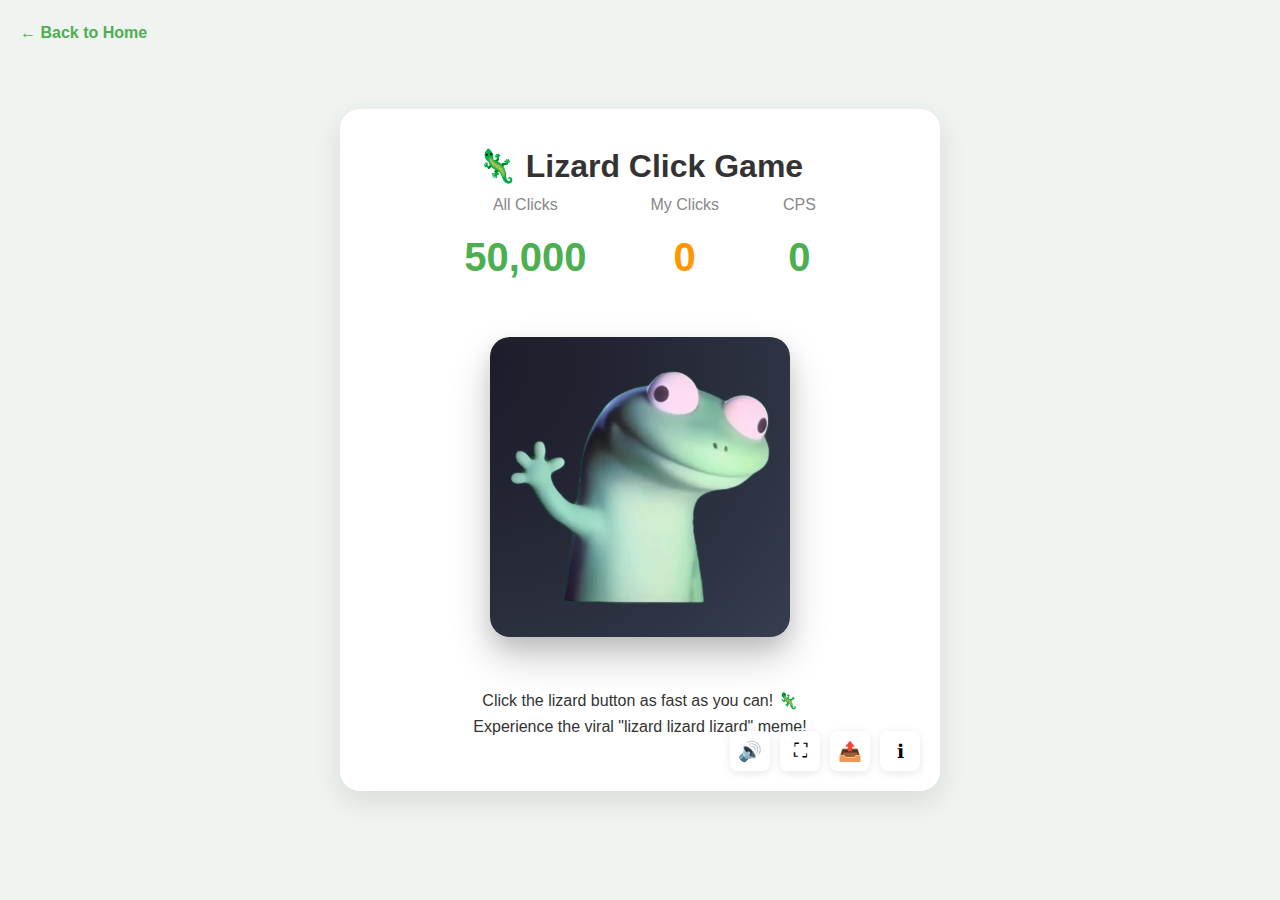
<file: game-with-ads.html>
<!DOCTYPE html>
<html lang="en">
<head>
    <meta charset="UTF-8">
    <meta name="viewport" content="width=device-width, initial-scale=1.0">
    <title>🦎 Lizard Click Game</title>
    <link rel="stylesheet" href="styles.css">
    
    <!-- Google AdSense -->
    <script async src="https://pagead2.googlesyndication.com/pagead/js/adsbygoogle.js?client=ca-pub-3219924658522446"
         crossorigin="anonymous"></script>
    
    <style>
        body {
            margin: 0;
            padding: 20px;
            background: #f0f4f0;
            font-family: 'Poppins', sans-serif;
            display: flex;
            flex-direction: column;
            justify-content: center;
            align-items: center;
            min-height: 100vh;
        }
        .game-container {
            text-align: center;
            background: white;
            padding: 2rem;
            border-radius: 20px;
            box-shadow: 0 10px 30px rgba(0,0,0,0.1);
            max-width: 600px;
            width: 100%;
        }
        .back-link {
            position: absolute;
            top: 20px;
            left: 20px;
            color: #4CAF50;
            text-decoration: none;
            font-weight: 600;
        }
        .back-link:hover {
            text-decoration: underline;
        }
        .ad-container {
            margin: 20px 0;
            text-align: center;
            max-width: 728px;
            width: 100%;
        }
        .ad-container ins {
            display: block;
            margin: 0 auto;
        }
    </style>
</head>
<body>
    <a href="/" class="back-link">← Back to Home</a>
    
    <!-- 顶部广告 -->
    <div class="ad-container">
        <ins class="adsbygoogle"
             style="display:block"
             data-ad-client="ca-pub-3219924658522446"
             data-ad-slot="1234567890"
             data-ad-format="auto"
             data-full-width-responsive="true"></ins>
        <script>
             (adsbygoogle = window.adsbygoogle || []).push({});
        </script>
    </div>
    
    <div class="game-container">
        <h1>🦎 Lizard Click Game</h1>
        
        <!-- Game Stats -->
        <div class="game-stats">
            <div class="stat-box">
                <div class="stat-label">All Clicks</div>
                <div class="stat-value clicks-value" id="clickCount">0</div>
            </div>
            <div class="stat-box">
                <div class="stat-label">My Clicks</div>
                <div class="stat-value cps-value" id="cpsCount">0</div>
            </div>
            <div class="stat-box">
                <div class="stat-label">CPS</div>
                <div class="stat-value current-cps-value" id="currentCpsCount">0</div>
            </div>
        </div>

        <!-- Main Lizard Character -->
        <div class="lizard-container">
            <button class="lizard-character" id="lizardButton" type="button">
                <img src="/lizard.png" alt="Click the lizard!" class="lizard-image">
            </button>
        </div>

        <!-- Game Description -->
        <div class="game-description">
            <p class="main-text">Click the lizard button as fast as you can! 🦎</p>
            <p class="sub-text">Experience the viral "lizard lizard lizard" meme!</p>
        </div>

        <!-- 游戏内广告 -->
        <div class="ad-container">
            <ins class="adsbygoogle"
                 style="display:block; text-align:center;"
                 data-ad-layout="in-article"
                 data-ad-format="fluid"
                 data-ad-client="ca-pub-3219924658522446"
                 data-ad-slot="0987654321"></ins>
            <script>
                 (adsbygoogle = window.adsbygoogle || []).push({});
            </script>
        </div>

        <!-- Control Buttons -->
        <div class="control-buttons">
            <button class="control-btn sound-btn" id="soundBtn" title="Sound">🔊</button>
            <button class="control-btn fullscreen-btn" id="fullscreenBtn" title="Fullscreen">⛶</button>
            <button class="control-btn share-btn" id="shareBtn" title="Share">📤</button>
            <button class="control-btn info-btn" id="infoBtn" title="Info">ℹ</button>
        </div>
    </div>

    <!-- 底部广告 -->
    <div class="ad-container">
        <ins class="adsbygoogle"
             style="display:block"
             data-ad-client="ca-pub-3219924658522446"
             data-ad-slot="2468135790"
             data-ad-format="auto"
             data-full-width-responsive="true"></ins>
        <script>
             (adsbygoogle = window.adsbygoogle || []).push({});
        </script>
    </div>

    <!-- Flying lizards container -->
    <div class="flying-lizards" id="flyingLizards"></div>

    <script src="script.js"></script>
</body>
</html>
</file>
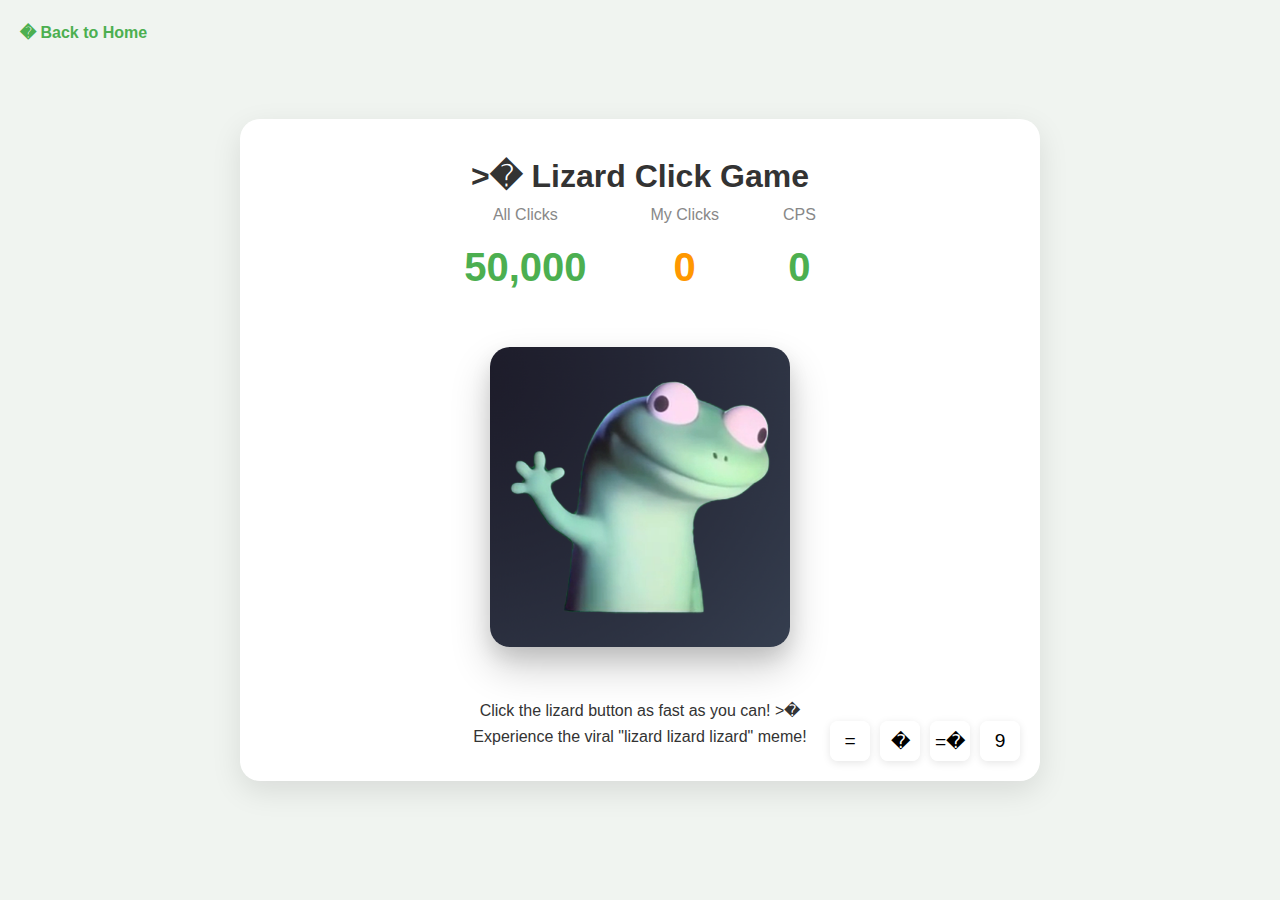
<file: game.html>
<!DOCTYPE html>
<html lang="en">
<head>
    <meta charset="UTF-8">
    <meta name="viewport" content="width=device-width, initial-scale=1.0">
    <title>>� Lizard Click Game</title>
    <link rel="stylesheet" href="styles.css">
    <style>
        body {
            margin: 0;
            padding: 20px;
            background: #f0f4f0;
            font-family: 'Poppins', sans-serif;
            display: flex;
            justify-content: center;
            align-items: center;
            min-height: 100vh;
        }
        .game-container {
            text-align: center;
            background: white;
            padding: 2rem;
            border-radius: 20px;
            box-shadow: 0 10px 30px rgba(0,0,0,0.1);
        }
        .back-link {
            position: absolute;
            top: 20px;
            left: 20px;
            color: #4CAF50;
            text-decoration: none;
            font-weight: 600;
        }
        .back-link:hover {
            text-decoration: underline;
        }
    </style>
</head>
<body>
    <a href="/" class="back-link">� Back to Home</a>
    
    <div class="game-container">
        <h1>>� Lizard Click Game</h1>
        
        <!-- Game Stats -->
        <div class="game-stats">
            <div class="stat-box">
                <div class="stat-label">All Clicks</div>
                <div class="stat-value clicks-value" id="clickCount">0</div>
            </div>
            <div class="stat-box">
                <div class="stat-label">My Clicks</div>
                <div class="stat-value cps-value" id="cpsCount">0</div>
            </div>
            <div class="stat-box">
                <div class="stat-label">CPS</div>
                <div class="stat-value current-cps-value" id="currentCpsCount">0</div>
            </div>
        </div>

        <!-- Main Lizard Character -->
        <div class="lizard-container">
            <button class="lizard-character" id="lizardButton" type="button">
                <img src="/lizard.png" alt="Click the lizard!" class="lizard-image">
            </button>
        </div>

        <!-- Game Description -->
        <div class="game-description">
            <p class="main-text">Click the lizard button as fast as you can! >�</p>
            <p class="sub-text">Experience the viral "lizard lizard lizard" meme!</p>
        </div>

        <!-- Control Buttons -->
        <div class="control-buttons">
            <button class="control-btn sound-btn" id="soundBtn" title="Sound">=
</button>
            <button class="control-btn fullscreen-btn" id="fullscreenBtn" title="Fullscreen">�</button>
            <button class="control-btn share-btn" id="shareBtn" title="Share">=�</button>
            <button class="control-btn info-btn" id="infoBtn" title="Info">9</button>
        </div>
    </div>

    <!-- Flying lizards container -->
    <div class="flying-lizards" id="flyingLizards"></div>

    <script src="script.js"></script>
</body>
</html>
</file>
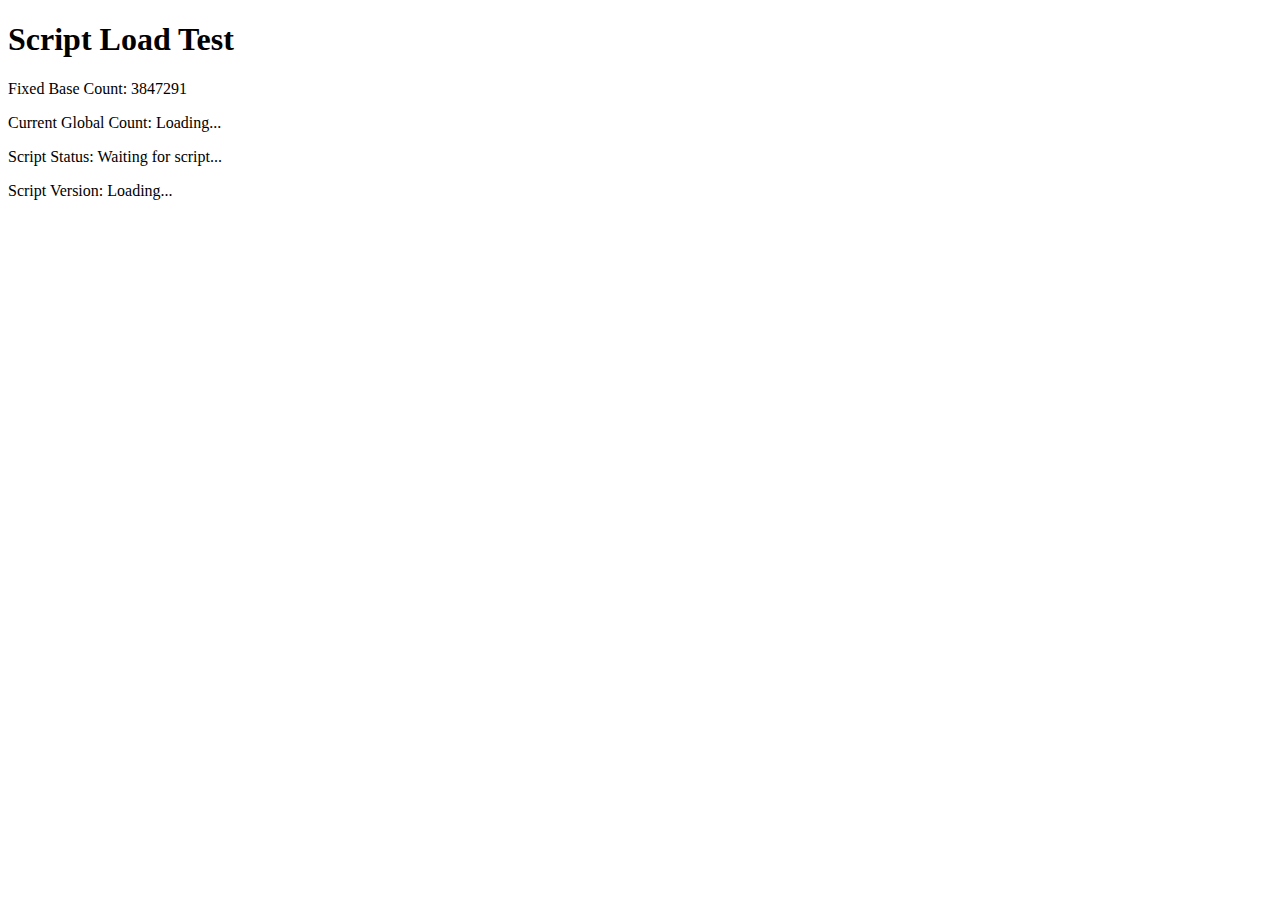
<file: script-test.html>
<!DOCTYPE html>
<html lang="en">
<head>
    <meta charset="UTF-8">
    <meta name="viewport" content="width=device-width, initial-scale=1.0">
    <title>Script Load Test</title>
</head>
<body>
    <h1>Script Load Test</h1>
    <p>Fixed Base Count: <span id="baseCount">Loading...</span></p>
    <p>Current Global Count: <span id="globalCount">Loading...</span></p>
    <p>Script Status: <span id="scriptStatus">Loading...</span></p>
    <p>Script Version: <span id="scriptVersion">Loading...</span></p>
    
    <script>
        // Test the fixed base count
        const FIXED_BASE_COUNT = 3847291;
        
        document.getElementById('baseCount').textContent = FIXED_BASE_COUNT;
        document.getElementById('scriptStatus').textContent = 'Waiting for script...';
        
        // Test if the main script is working
        function checkScript() {
            if (typeof globalClickCount !== 'undefined') {
                document.getElementById('globalCount').textContent = globalClickCount;
                document.getElementById('scriptStatus').textContent = '✅ Script loaded successfully!';
                
                // Check script version
                if (typeof SCRIPT_VERSION !== 'undefined') {
                    document.getElementById('scriptVersion').textContent = SCRIPT_VERSION;
                } else {
                    document.getElementById('scriptVersion').textContent = 'Version not found';
                }
            } else {
                document.getElementById('globalCount').textContent = '❌ Main script not loaded';
                document.getElementById('scriptStatus').textContent = '❌ Script failed to load';
                document.getElementById('scriptVersion').textContent = 'N/A';
            }
        }
        
        // Check after script load
        setTimeout(checkScript, 3000);
        
        // Also check when window loads
        window.addEventListener('load', function() {
            setTimeout(checkScript, 1000);
        });
    </script>
    
    <!-- Load main script -->
    <script src="script.js"></script>
</body>
</html>
</file>
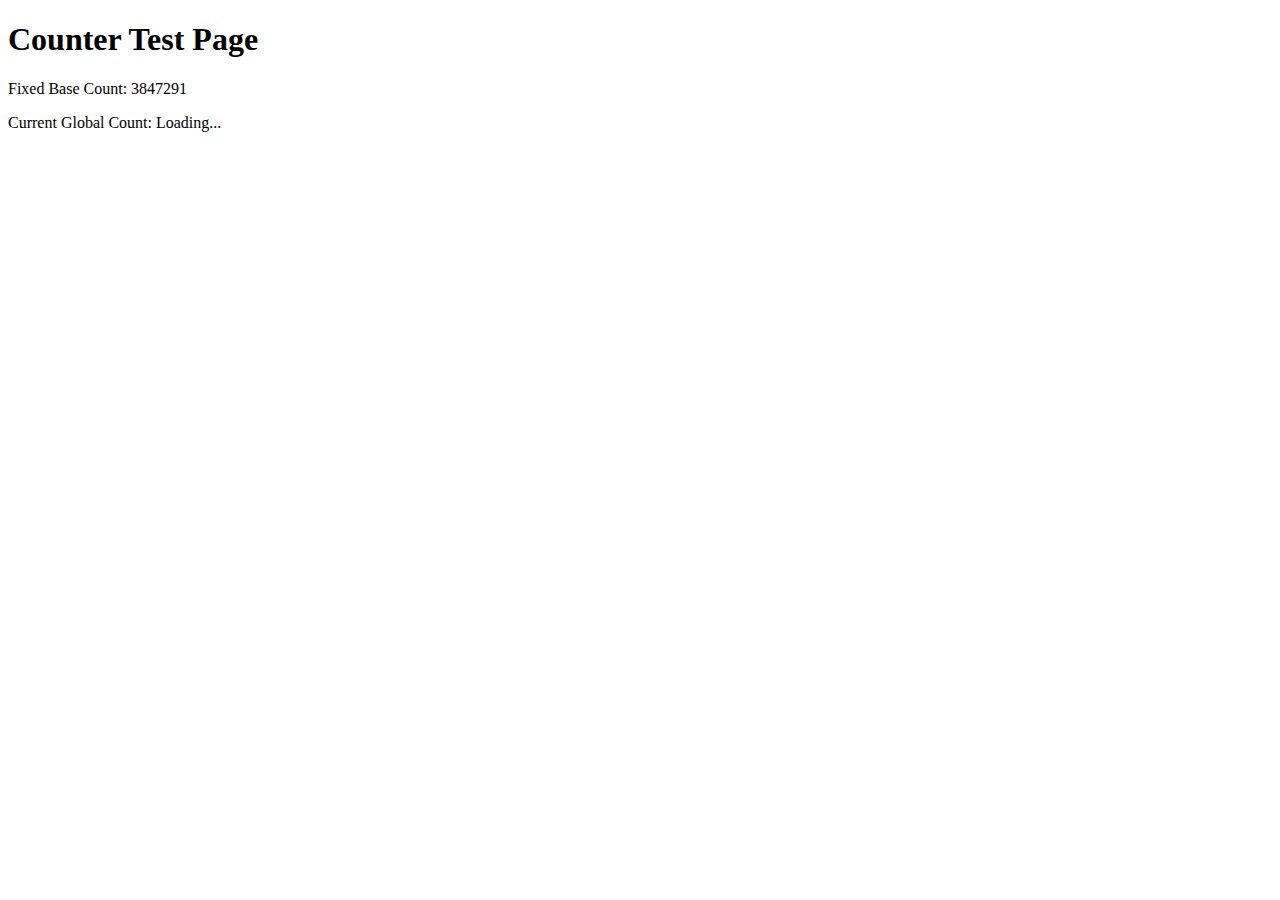
<file: test-counter.html>
<!DOCTYPE html>
<html lang="en">
<head>
    <meta charset="UTF-8">
    <meta name="viewport" content="width=device-width, initial-scale=1.0">
    <title>Counter Test</title>
</head>
<body>
    <h1>Counter Test Page</h1>
    <p>Fixed Base Count: <span id="baseCount">Loading...</span></p>
    <p>Current Global Count: <span id="globalCount">Loading...</span></p>
    
    <script>
        // Test the fixed base count
        const FIXED_BASE_COUNT = 3847291;
        
        document.getElementById('baseCount').textContent = FIXED_BASE_COUNT;
        
        // Test if the main script is working
        setTimeout(() => {
            if (typeof globalClickCount !== 'undefined') {
                document.getElementById('globalCount').textContent = globalClickCount;
                
                // Check script version
                if (typeof SCRIPT_VERSION !== 'undefined') {
                    document.getElementById('globalCount').textContent += ` (${SCRIPT_VERSION})`;
                }
            } else {
                document.getElementById('globalCount').textContent = 'Main script not loaded - NEED TO UPLOAD script.js!';
            }
        }, 2000);
    </script>
    
    <!-- Load main script -->
    <script src="script.js"></script>
</body>
</html>
</file>
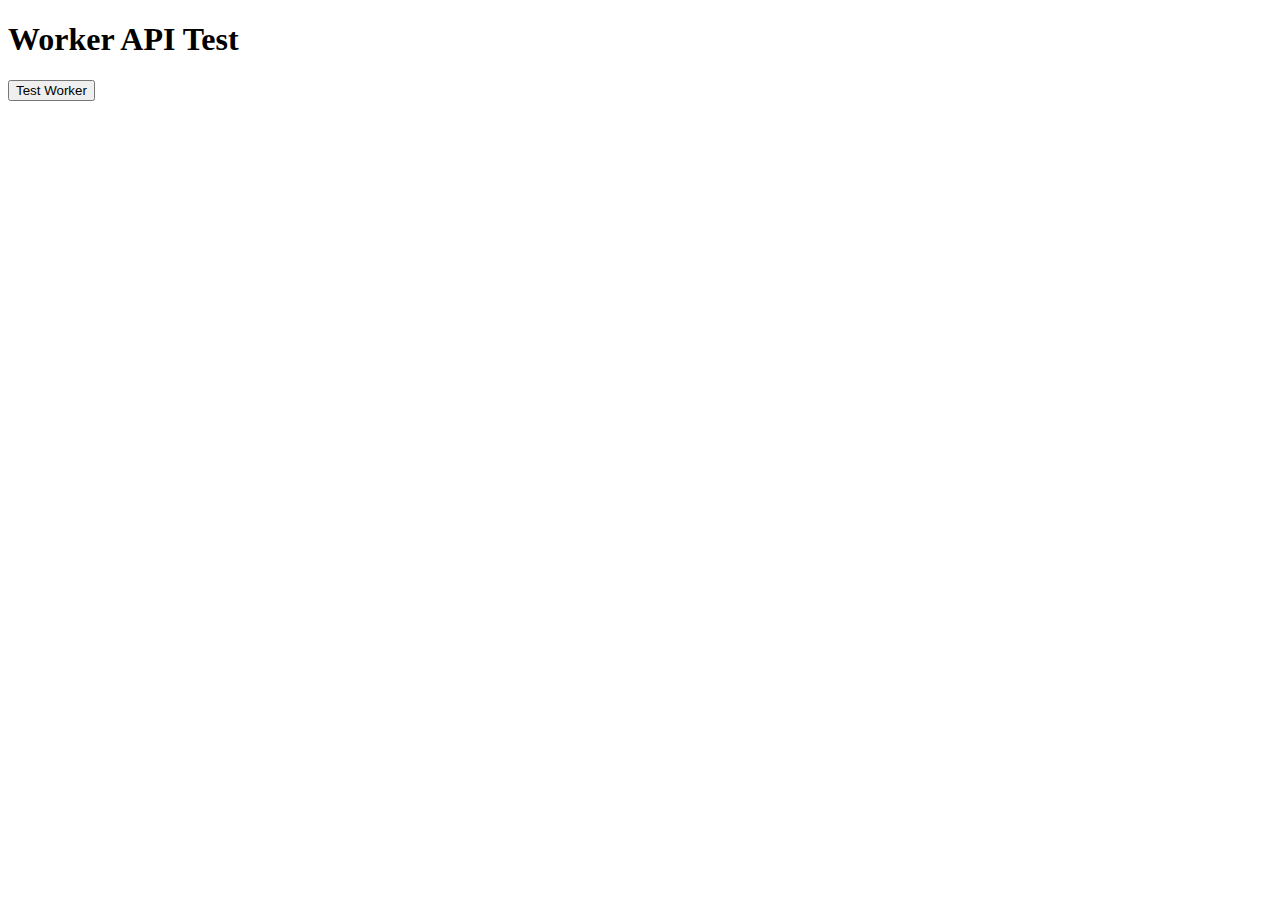
<file: worker-test.html>
<!DOCTYPE html>
<html>
<head>
    <title>Worker Test</title>
</head>
<body>
    <h1>Worker API Test</h1>
    <button onclick="testWorker()">Test Worker</button>
    <div id="results"></div>
    
    <script>
        const results = document.getElementById('results');
        
        function log(message) {
            const p = document.createElement('p');
            p.textContent = message;
            results.appendChild(p);
            console.log(message);
        }
        
        async function testWorker() {
            results.innerHTML = '';
            
            const urls = [
                'https://silent-frost-93d1.2296744453m.workers.dev/get/lizardclick_online/all_clicks',
                'https://silent-frost-93d1.2296744453m.workers.dev/create?namespace=lizardclick_online&key=all_clicks&value=0',
                'https://silent-frost-93d1.2296744453m.workers.dev/hit/lizardclick_online/all_clicks'
            ];
            
            for (const url of urls) {
                log(`Testing: ${url}`);
                try {
                    const response = await fetch(url);
                    log(`Status: ${response.status} ${response.statusText}`);
                    
                    if (response.ok) {
                        const data = await response.json();
                        log(`Response: ${JSON.stringify(data)}`);
                    } else {
                        const text = await response.text();
                        log(`Error: ${text}`);
                    }
                } catch (error) {
                    log(`Error: ${error.message}`);
                }
                log('---');
            }
        }
    </script>
</body>
</html>
</file>
<file: styles.css>
/* Reset and Base Styles */
* {
    margin: 0;
    padding: 0;
    box-sizing: border-box;
}

html {
    scroll-behavior: smooth;
}

body {
    font-family: 'Poppins', sans-serif;
    line-height: 1.6;
    color: #333;
    overflow-x: hidden;
}

.container {
    max-width: 1200px;
    margin: 0 auto;
    padding: 0 20px;
}

/* Header Styles */
.header {
    position: fixed;
    top: 0;
    width: 100%;
    background: rgba(255, 255, 255, 0.95);
    backdrop-filter: blur(10px);
    z-index: 1000;
    box-shadow: 0 2px 20px rgba(0, 0, 0, 0.1);
}

.nav {
    display: flex;
    justify-content: space-between;
    align-items: center;
    padding: 1rem 2rem;
    max-width: 1200px;
    margin: 0 auto;
}

.nav-brand .logo {
    font-size: 1.8rem;
    font-weight: 700;
    color: #2d5a27;
}

.nav-menu {
    display: flex;
    list-style: none;
    gap: 2rem;
    align-items: center;
}

.nav-menu a {
    text-decoration: none;
    color: #333;
    font-weight: 500;
    transition: color 0.3s ease;
}

.nav-menu a:hover {
    color: #2d5a27;
}

.btn-play {
    background: linear-gradient(135deg, #4CAF50, #2d5a27);
    color: white !important;
    padding: 0.5rem 1.5rem;
    border-radius: 25px;
    transition: transform 0.3s ease;
}

.btn-play:hover {
    transform: translateY(-2px);
    color: white !important;
}

.hamburger {
    display: none;
    flex-direction: column;
    cursor: pointer;
}

.hamburger span {
    width: 25px;
    height: 3px;
    background: #333;
    margin: 3px 0;
    transition: 0.3s;
}

/* Hero Section - Exact Replica */
.hero {
    min-height: 100vh;
    background: #f0f4f0;
    display: flex;
    justify-content: center;
    align-items: center;
    padding: 2rem;
    margin-top: 80px;
    position: relative;
    overflow: hidden;
}

.game-container {
    text-align: center;
    max-width: 800px;
    width: 100%;
    position: relative;
    z-index: 10;
}

/* Game Title */
.game-title h1 {
    font-size: 2.8rem;
    font-weight: 600;
    color: #4a5c4a;
    margin-bottom: 2rem;
    font-family: -apple-system, BlinkMacSystemFont, 'Segoe UI', Roboto, sans-serif;
}

/* Game Stats */
.game-stats {
    display: flex;
    justify-content: center;
    gap: 4rem;
    margin-bottom: 3rem;
}

.stat-box {
    text-align: center;
}

.stat-label {
    font-size: 1rem;
    color: #888;
    margin-bottom: 0.5rem;
    font-weight: 400;
}

.stat-value {
    font-size: 2.5rem;
    font-weight: bold;
    font-family: -apple-system, BlinkMacSystemFont, 'Segoe UI', Roboto, sans-serif;
}

.clicks-value {
    color: #4CAF50;
}

.cps-value {
    color: #FF9800;
}

/* Lizard Container */
.lizard-container {
    margin: 3rem 0;
    display: flex;
    justify-content: center;
    align-items: center;
}

/* Lizard Character */
.lizard-character {
    background: none;
    border: none;
    cursor: pointer;
    position: relative;
    transition: transform 0.1s ease;
    touch-action: manipulation;
    padding: 0;
}

.lizard-character:hover {
    transform: scale(1.05);
}

.lizard-character:active {
    transform: scale(0.95);
}

.lizard-image {
    width: 300px;
    height: auto;
    max-width: 100%;
    border-radius: 20px;
    box-shadow:
        0 20px 40px rgba(0, 0, 0, 0.2),
        0 10px 20px rgba(0, 0, 0, 0.1);
    animation: lizard-breathe 3s ease-in-out infinite;
    user-select: none;
    -webkit-user-drag: none;
    -khtml-user-drag: none;
    -moz-user-drag: none;
    -o-user-drag: none;
}

/* Game Info */
.game-info {
    margin-top: 2rem;
    text-align: center;
}

.game-info p {
    font-size: 1.1rem;
    color: #666;
    margin-bottom: 0.5rem;
}

.cps-info {
    font-size: 0.9rem;
    color: #888;
}

/* Control Buttons */
.control-buttons {
    position: absolute;
    bottom: 20px;
    right: 20px;
    display: flex;
    gap: 10px;
    z-index: 100;
}

.control-btn {
    width: 40px;
    height: 40px;
    background: rgba(255, 255, 255, 0.9);
    border: none;
    border-radius: 8px;
    cursor: pointer;
    display: flex;
    align-items: center;
    justify-content: center;
    font-size: 1.2rem;
    box-shadow: 0 2px 8px rgba(0, 0, 0, 0.1);
    transition: all 0.2s ease;
}

.control-btn:hover {
    background: rgba(255, 255, 255, 1);
    transform: translateY(-2px);
    box-shadow: 0 4px 12px rgba(0, 0, 0, 0.15);
}

.control-btn:active {
    transform: translateY(0);
}

.control-btn:focus {
    outline: 2px solid #4CAF50;
    outline-offset: 2px;
}

/* Focus states for all interactive elements */
button:focus,
a:focus,
.hamburger:focus {
    outline: 2px solid #4CAF50;
    outline-offset: 2px;
}

.lizard-character:focus {
    outline: 3px solid #4CAF50;
    outline-offset: 3px;
    border-radius: 20px;
}

/* Flying Lizards */
.flying-lizards {
    position: absolute;
    top: 0;
    left: 0;
    width: 100%;
    height: 100%;
    pointer-events: none;
    z-index: 1;
}

.flying-lizard {
    position: absolute;
    font-size: 2rem;
    opacity: 0;
    user-select: none;
    pointer-events: none;
}

.flying-lizard.animate {
    animation: flyAway 2s ease-out forwards;
}

/* Click effect */
.click-effect {
    position: absolute;
    color: #4CAF50;
    font-weight: bold;
    font-size: 1.5rem;
    pointer-events: none;
    user-select: none;
    z-index: 100;
}

.click-effect.animate {
    animation: clickPop 1s ease-out forwards;
}

/* Features Section */
.features {
    padding: 5rem 0;
    background: #f8f9fa;
}

.features h2 {
    text-align: center;
    font-size: 2.8rem;
    margin-bottom: 2rem;
    color: #2d5a27;
    font-weight: 700;
}

.features-intro {
    text-align: center;
    font-size: 1.2rem;
    color: #666;
    max-width: 800px;
    margin: 0 auto 4rem;
    line-height: 1.6;
}

.features-content {
    max-width: 1200px;
    margin: 0 auto;
}

.feature-category {
    margin-bottom: 4rem;
}

.feature-category h3 {
    font-size: 2.2rem;
    color: #2d5a27;
    margin-bottom: 2rem;
    text-align: center;
    font-weight: 600;
}

.features-grid {
    display: grid;
    grid-template-columns: repeat(auto-fit, minmax(350px, 1fr));
    gap: 2rem;
    margin-bottom: 3rem;
}

.feature-card {
    background: white;
    padding: 2.5rem;
    border-radius: 15px;
    text-align: left;
    box-shadow: 0 8px 30px rgba(0, 0, 0, 0.1);
    transition: all 0.3s ease;
    border-left: 4px solid #4CAF50;
}

.feature-card:hover {
    transform: translateY(-8px);
    box-shadow: 0 12px 40px rgba(0, 0, 0, 0.15);
}

.feature-icon {
    font-size: 2.5rem;
    margin-bottom: 1rem;
    display: block;
}

.feature-card h4 {
    font-size: 1.4rem;
    margin-bottom: 1rem;
    color: #2d5a27;
    font-weight: 600;
}

.feature-card p {
    font-size: 1rem;
    line-height: 1.6;
    color: #555;
    margin: 0;
}

/* What Is Section */
.what-is {
    padding: 5rem 0;
}

.what-is-content {
    display: grid;
    grid-template-columns: 1fr 1fr;
    gap: 3rem;
    align-items: center;
}

.what-is h2 {
    font-size: 2.5rem;
    margin-bottom: 1.5rem;
    color: #2d5a27;
}

.what-is p {
    font-size: 1.1rem;
    margin-bottom: 1.5rem;
    color: #666;
}

.what-is ul {
    list-style: none;
}

.what-is li {
    margin-bottom: 0.5rem;
    font-size: 1.1rem;
}

.game-preview {
    background: #333;
    border-radius: 15px;
    padding: 2rem;
    text-align: center;
}

.screen {
    background: #000;
    border-radius: 10px;
    padding: 2rem;
    position: relative;
}

.lizard-demo {
    font-size: 4rem;
    animation: pulse 1.5s infinite;
}

.score {
    color: #4CAF50;
    font-size: 1.5rem;
    font-weight: bold;
    margin-top: 1rem;
}

/* How to Play Section */
.how-to-play {
    padding: 5rem 0;
    background: #f8f9fa;
}

.how-to-play h2 {
    text-align: center;
    font-size: 2.5rem;
    margin-bottom: 3rem;
    color: #2d5a27;
}

.steps {
    display: grid;
    grid-template-columns: repeat(auto-fit, minmax(250px, 1fr));
    gap: 2rem;
}

.step {
    text-align: center;
    padding: 2rem;
}

.step-number {
    width: 60px;
    height: 60px;
    background: linear-gradient(135deg, #4CAF50, #2d5a27);
    color: white;
    border-radius: 50%;
    display: flex;
    align-items: center;
    justify-content: center;
    font-size: 1.5rem;
    font-weight: bold;
    margin: 0 auto 1rem;
}

.step h3 {
    font-size: 1.5rem;
    margin-bottom: 1rem;
    color: #2d5a27;
}

/* Why Play Section */
.why-play {
    padding: 5rem 0;
}

.why-play h2 {
    text-align: center;
    font-size: 2.5rem;
    margin-bottom: 3rem;
    color: #2d5a27;
}

.benefits-grid {
    display: grid;
    grid-template-columns: repeat(auto-fit, minmax(250px, 1fr));
    gap: 2rem;
}

.benefit {
    text-align: center;
    padding: 2rem;
}

.benefit h3 {
    font-size: 1.3rem;
    margin-bottom: 1rem;
    color: #2d5a27;
}

/* FAQ Section */
.faq {
    padding: 5rem 0;
    background: #f8f9fa;
}

.faq h2 {
    text-align: center;
    font-size: 2.5rem;
    margin-bottom: 3rem;
    color: #2d5a27;
}

.faq-item {
    background: white;
    margin-bottom: 1rem;
    border-radius: 10px;
    overflow: hidden;
    box-shadow: 0 2px 10px rgba(0, 0, 0, 0.1);
}

.faq-question {
    padding: 1.5rem;
    cursor: pointer;
    display: flex;
    justify-content: space-between;
    align-items: center;
    transition: background 0.3s ease;
}

.faq-question:hover {
    background: #f8f9fa;
}

.faq-question h3 {
    color: #2d5a27;
}

.faq-toggle {
    font-size: 1.5rem;
    font-weight: bold;
    color: #4CAF50;
    transition: transform 0.3s ease;
}

.faq-answer {
    padding: 0 1.5rem;
    max-height: 0;
    overflow: hidden;
    transition: all 0.3s ease;
}

.faq-answer.active {
    padding: 1.5rem;
    max-height: 200px;
}

/* Footer */
.footer {
    background: #2d5a27;
    color: white;
    padding: 3rem 0 1rem;
}

.footer-content {
    display: grid;
    grid-template-columns: 1fr 2fr;
    gap: 2rem;
    margin-bottom: 2rem;
}

.footer-brand h3 {
    font-size: 1.5rem;
    margin-bottom: 1rem;
}

.footer-links {
    display: grid;
    grid-template-columns: repeat(auto-fit, minmax(150px, 1fr));
    gap: 2rem;
}

.footer-column h4 {
    margin-bottom: 1rem;
    color: #4CAF50;
}

.footer-column ul {
    list-style: none;
}

.footer-column a {
    color: #ccc;
    text-decoration: none;
    transition: color 0.3s ease;
}

.footer-column a:hover {
    color: #4CAF50;
}

.footer-bottom {
    text-align: center;
    padding-top: 2rem;
    border-top: 1px solid #4a6b47;
    color: #ccc;
}

/* Animations */
@keyframes fadeInUp {
    from {
        opacity: 0;
        transform: translateY(30px);
    }

    to {
        opacity: 1;
        transform: translateY(0);
    }
}

@keyframes bounce {

    0%,
    20%,
    50%,
    80%,
    100% {
        transform: translateY(0);
    }

    40% {
        transform: translateY(-20px);
    }

    60% {
        transform: translateY(-10px);
    }
}

@keyframes pulse {
    0% {
        transform: scale(1);
    }

    50% {
        transform: scale(1.1);
    }

    100% {
        transform: scale(1);
    }
}

@keyframes subtle-bounce {

    0%,
    100% {
        transform: translateY(0);
    }

    50% {
        transform: translateY(-5px);
    }
}

@keyframes lizard-breathe {

    0%,
    100% {
        transform: scale(1);
    }

    50% {
        transform: scale(1.02);
    }
}

@keyframes flyAway {
    0% {
        opacity: 1;
        transform: translateY(0) scale(1) rotate(0deg);
    }

    100% {
        opacity: 0;
        transform: translateY(-100px) scale(0.5) rotate(360deg);
    }
}

@keyframes clickPop {
    0% {
        opacity: 1;
        transform: translateY(0) scale(1);
    }

    100% {
        opacity: 0;
        transform: translateY(-50px) scale(1.5);
    }
}

@keyframes clickShake {
    0% {
        transform: translate(0);
    }

    5% {
        transform: translate(-8px, -4px) rotate(-3deg) scale(0.9);
    }

    10% {
        transform: translate(8px, 4px) rotate(3deg) scale(1.1);
    }

    15% {
        transform: translate(-6px, 8px) rotate(-2deg) scale(0.95);
    }

    20% {
        transform: translate(6px, -6px) rotate(2deg) scale(1.05);
    }

    25% {
        transform: translate(-4px, 4px) rotate(-1deg) scale(0.98);
    }

    30% {
        transform: translate(4px, -8px) rotate(1deg) scale(1.02);
    }

    35% {
        transform: translate(-8px, 6px) rotate(-3deg) scale(0.92);
    }

    40% {
        transform: translate(8px, -4px) rotate(3deg) scale(1.08);
    }

    45% {
        transform: translate(-6px, -6px) rotate(-2deg) scale(0.96);
    }

    50% {
        transform: translate(6px, 8px) rotate(2deg) scale(1.04);
    }

    55% {
        transform: translate(-4px, -8px) rotate(-1deg) scale(0.99);
    }

    60% {
        transform: translate(4px, 6px) rotate(1deg) scale(1.01);
    }

    65% {
        transform: translate(-8px, -4px) rotate(-3deg) scale(0.93);
    }

    70% {
        transform: translate(8px, 4px) rotate(3deg) scale(1.07);
    }

    75% {
        transform: translate(-6px, -6px) rotate(-2deg) scale(0.97);
    }

    80% {
        transform: translate(6px, 8px) rotate(2deg) scale(1.03);
    }

    85% {
        transform: translate(-4px, -4px) rotate(-1deg) scale(0.995);
    }

    90% {
        transform: translate(4px, 4px) rotate(1deg) scale(1.005);
    }

    95% {
        transform: translate(-2px, -2px) rotate(-0.5deg) scale(0.999);
    }

    100% {
        transform: translate(0) rotate(0deg) scale(1);
    }
}

.click-shake {
    animation: clickShake 0.2s ease-out;
}

/* Add intense visual effects */
.lizard-image {
    transition: all 0.1s ease;
}

.lizard-image.intense-click {
    filter: brightness(1.5) saturate(2) contrast(1.3) drop-shadow(0 0 20px #4CAF50);
    animation: intenseGlow 0.2s ease-out;
}

@keyframes intenseGlow {
    0% {
        filter: brightness(1) saturate(1) contrast(1) drop-shadow(0 0 0px transparent);
        transform: scale(1);
    }

    50% {
        filter: brightness(2) saturate(3) contrast(1.5) drop-shadow(0 0 30px #4CAF50);
        transform: scale(0.9) rotate(-5deg);
    }

    100% {
        filter: brightness(1) saturate(1) contrast(1) drop-shadow(0 0 0px transparent);
        transform: scale(1) rotate(0deg);
    }
}

/* Removed clickShake {
    0% { transform: translate(0); }
    10% { transform: translate(-2px, -1px) rotate(-1deg); }
    20% { transform: translate(2px, 1px) rotate(1deg); }
    30% { transform: translate(-1px, 2px) rotate(0deg); }
    40% { transform: translate(1px, -1px) rotate(1deg); }
    50% { transform: translate(-1px, 1px) rotate(-1deg); }

/* Mobile Responsive */
@media (max-width: 768px) {
    .hamburger {
        display: flex;
    }

    .nav-menu {
        position: fixed;
        left: -100%;
        top: 80px;
        flex-direction: column;
        background-color: white;
        width: 100%;
        text-align: center;
        transition: 0.3s;
        box-shadow: 0 10px 27px rgba(0, 0, 0, 0.05);
        padding: 2rem 0;
    }

    .nav-menu.active {
        left: 0;
    }

    .hero {
        padding: 1rem;
    }

    .game-header h2 {
        font-size: 2rem;
    }

    .stats-container {
        gap: 2rem;
        margin-bottom: 1.5rem;
    }

    .stat-number {
        font-size: 1.8rem;
    }

    .lizard-img {
        width: 200px;
    }

    .control-buttons {
        bottom: 10px;
        right: 10px;
    }

    .control-btn {
        width: 35px;
        height: 35px;
        font-size: 1rem;
    }

    .feature-category h3 {
        font-size: 1.8rem;
    }

    .features h2 {
        font-size: 2.2rem;
    }

    .features-intro {
        font-size: 1.1rem;
        padding: 0 1rem;
    }

    .feature-card {
        padding: 2rem;
        text-align: center;
    }

    .feature-card h4 {
        font-size: 1.2rem;
    }

    .what-is-content {
        grid-template-columns: 1fr;
        text-align: center;
    }

    .features-grid,
    .steps,
    .benefits-grid {
        grid-template-columns: 1fr;
    }

    .footer-content {
        grid-template-columns: 1fr;
        text-align: center;
    }

    .nav {
        padding: 1rem;
    }

    .container {
        padding: 0 1rem;
    }
}

@media (max-width: 480px) {
    .game-title h1 {
        font-size: 1.8rem;
    }

    .game-stats {
        gap: 1.5rem;
    }

    .stat-value {
        font-size: 1.8rem;
    }

    .lizard-image {
        width: 180px;
    }

    .main-text {
        font-size: 1rem;
    }

    .sub-text {
        font-size: 0.9rem;
    }

    .btn {
        padding: 0.8rem 1.5rem;
        font-size: 0.9rem;
    }

    .features h2,
    .what-is h2,
    .how-to-play h2,
    .why-play h2,
    .faq h2 {
        font-size: 2rem;
    }
}

/ * Features Section */ .features {
    padding: 5rem 0;
    background: #f8f9fa;
}

.features h2 {
    text-align: center;
    font-size: 2.5rem;
    margin-bottom: 3rem;
    color: #2d5a27;
}

.features-grid {
    display: grid;
    grid-template-columns: repeat(auto-fit, minmax(300px, 1fr));
    gap: 2rem;
}

.feature-card {
    background: white;
    padding: 2rem;
    border-radius: 15px;
    text-align: center;
    box-shadow: 0 5px 25px rgba(0, 0, 0, 0.1);
    transition: transform 0.3s ease;
}

.feature-card:hover {
    transform: translateY(-10px);
}

.feature-icon {
    font-size: 3rem;
    margin-bottom: 1rem;
}

.feature-card h3 {
    font-size: 1.5rem;
    margin-bottom: 1rem;
    color: #2d5a27;
}

/* What Is Section */
.what-is {
    padding: 5rem 0;
}

.what-is-content {
    display: grid;
    grid-template-columns: 1fr 1fr;
    gap: 3rem;
    align-items: center;
}

.what-is h2 {
    font-size: 2.5rem;
    margin-bottom: 1.5rem;
    color: #2d5a27;
}

.what-is p {
    font-size: 1.1rem;
    margin-bottom: 1.5rem;
    color: #666;
}

.what-is ul {
    list-style: none;
}

.what-is li {
    margin-bottom: 0.5rem;
    font-size: 1.1rem;
}

.game-preview {
    background: #333;
    border-radius: 15px;
    padding: 2rem;
    text-align: center;
}

.screen {
    background: #000;
    border-radius: 10px;
    padding: 2rem;
    position: relative;
}

.lizard-demo {
    font-size: 4rem;
    animation: pulse 1.5s infinite;
}

.score {
    color: #4CAF50;
    font-size: 1.5rem;
    font-weight: bold;
    margin-top: 1rem;
}

/* How to Play Section */
.how-to-play {
    padding: 5rem 0;
    background: #f8f9fa;
}

.how-to-play h2 {
    text-align: center;
    font-size: 2.5rem;
    margin-bottom: 3rem;
    color: #2d5a27;
}

.steps {
    display: grid;
    grid-template-columns: repeat(auto-fit, minmax(250px, 1fr));
    gap: 2rem;
}

.step {
    text-align: center;
    padding: 2rem;
}

.step-number {
    width: 60px;
    height: 60px;
    background: linear-gradient(135deg, #4CAF50, #2d5a27);
    color: white;
    border-radius: 50%;
    display: flex;
    align-items: center;
    justify-content: center;
    font-size: 1.5rem;
    font-weight: bold;
    margin: 0 auto 1rem;
}

.step h3 {
    font-size: 1.5rem;
    margin-bottom: 1rem;
    color: #2d5a27;
}

/* Why Play Section */
.why-play {
    padding: 5rem 0;
}

.why-play h2 {
    text-align: center;
    font-size: 2.5rem;
    margin-bottom: 3rem;
    color: #2d5a27;
}

.benefits-grid {
    display: grid;
    grid-template-columns: repeat(auto-fit, minmax(250px, 1fr));
    gap: 2rem;
}

.benefit {
    text-align: center;
    padding: 2rem;
}

.benefit h3 {
    font-size: 1.3rem;
    margin-bottom: 1rem;
    color: #2d5a27;
}

/* FAQ Section */
.faq {
    padding: 5rem 0;
    background: #f8f9fa;
}

.faq h2 {
    text-align: center;
    font-size: 2.5rem;
    margin-bottom: 3rem;
    color: #2d5a27;
}

.faq-item {
    background: white;
    margin-bottom: 1rem;
    border-radius: 10px;
    overflow: hidden;
    box-shadow: 0 2px 10px rgba(0, 0, 0, 0.1);
}

.faq-question {
    padding: 1.5rem;
    cursor: pointer;
    display: flex;
    justify-content: space-between;
    align-items: center;
    transition: background 0.3s ease;
}

.faq-question:hover {
    background: #f8f9fa;
}

.faq-question h3 {
    color: #2d5a27;
}

.faq-toggle {
    font-size: 1.5rem;
    font-weight: bold;
    color: #4CAF50;
    transition: transform 0.3s ease;
}

.faq-answer {
    padding: 0 1.5rem;
    max-height: 0;
    overflow: hidden;
    transition: all 0.3s ease;
}

.faq-answer.active {
    padding: 1.5rem;
    max-height: 200px;
}

/* Footer */
.footer {
    background: #2d5a27;
    color: white;
    padding: 3rem 0 1rem;
}

.footer-content {
    display: grid;
    grid-template-columns: 1fr 2fr;
    gap: 2rem;
    margin-bottom: 2rem;
}

.footer-brand h3 {
    font-size: 1.5rem;
    margin-bottom: 1rem;
}

.footer-links {
    display: grid;
    grid-template-columns: repeat(auto-fit, minmax(150px, 1fr));
    gap: 2rem;
}

.footer-column h4 {
    margin-bottom: 1rem;
    color: #4CAF50;
}

.footer-column ul {
    list-style: none;
}

.footer-column a {
    color: #ccc;
    text-decoration: none;
    transition: color 0.3s ease;
}

.footer-column a:hover {
    color: #4CAF50;
}

.footer-bottom {
    text-align: center;
    padding-top: 2rem;
    border-top: 1px solid #4a6b47;
    color: #ccc;
}

/* Additional Animations */
@keyframes fadeInUp {
    from {
        opacity: 0;
        transform: translateY(30px);
    }

    to {
        opacity: 1;
        transform: translateY(0);
    }
}

@keyframes bounce {

    0%,
    20%,
    50%,
    80%,
    100% {
        transform: translateY(0);
    }

    40% {
        transform: translateY(-20px);
    }

    60% {
        transform: translateY(-10px);
    }
}

@keyframes pulse {
    0% {
        transform: scale(1);
    }

    50% {
        transform: scale(1.1);
    }

    100% {
        transform: scale(1);
    }
}

/* Additional Mobile Responsive */
@media (max-width: 768px) {
    .what-is-content {
        grid-template-columns: 1fr;
        text-align: center;
    }

    .features-grid,
    .steps,
    .benefits-grid {
        grid-template-columns: 1fr;
    }

    .footer-content {
        grid-template-columns: 1fr;
        text-align: center;
    }

    .nav {
        padding: 1rem;
    }

    .container {
        padding: 0 1rem;
    }
}

@media (max-width: 480px) {

    .features h2,
    .what-is h2,
    .how-to-play h2,
    .why-play h2,
    .faq h2 {
        font-size: 2rem;
    }
}

/* 
Enhanced Section Styles */
.section-intro {
    text-align: center;
    font-size: 1.2rem;
    color: #666;
    max-width: 800px;
    margin: 0 auto 3rem;
    line-height: 1.6;
}

/* Enhanced What Is Styles */
.what-is h2 {
    text-align: center;
    font-size: 2.8rem;
    margin-bottom: 2rem;
    color: #2d5a27;
    font-weight: 700;
}

.what-is-text h3 {
    font-size: 2rem;
    color: #2d5a27;
    margin-bottom: 1.5rem;
    font-weight: 600;
}

.what-is-text h4 {
    font-size: 1.4rem;
    color: #4CAF50;
    margin: 2rem 0 1rem 0;
    font-weight: 600;
}

.features-list {
    background: #f8f9fa;
    padding: 2rem;
    border-radius: 10px;
    margin-top: 2rem;
}

.features-list h4 {
    color: #2d5a27;
    margin-bottom: 1rem;
}

.features-list ul {
    list-style: none;
    padding: 0;
}

.features-list li {
    margin-bottom: 0.8rem;
    font-size: 1rem;
    color: #555;
    padding-left: 0.5rem;
}

.cps {
    color: #FF9800;
    font-size: 1.2rem;
    font-weight: bold;
    margin-top: 0.5rem;
}

/* Enhanced How To Play Styles */
.how-to-play h2 {
    text-align: center;
    font-size: 2.8rem;
    margin-bottom: 2rem;
    color: #2d5a27;
    font-weight: 700;
}

.how-to-content h3 {
    font-size: 2rem;
    color: #2d5a27;
    margin: 3rem 0 2rem 0;
    font-weight: 600;
}

.step h4 {
    font-size: 1.4rem;
    color: #4CAF50;
    margin-bottom: 1rem;
    font-weight: 600;
}

.strategies {
    margin-top: 2rem;
}

.strategies h4 {
    font-size: 1.4rem;
    color: #4CAF50;
    margin: 2rem 0 1rem 0;
    font-weight: 600;
}

/* Enhanced Why Play Styles */
.why-play h2 {
    text-align: center;
    font-size: 2.8rem;
    margin-bottom: 2rem;
    color: #2d5a27;
    font-weight: 700;
}

.benefits-content h3 {
    font-size: 2rem;
    color: #2d5a27;
    margin: 3rem 0 2rem 0;
    font-weight: 600;
    text-align: center;
}

.benefit h4 {
    font-size: 1.4rem;
    color: #4CAF50;
    margin-bottom: 1rem;
    font-weight: 600;
}

.benefit p {
    font-size: 1rem;
    line-height: 1.6;
    color: #555;
}

/* Enhan
ced FAQ Styles */
.faq h2 {
    text-align: center;
    font-size: 2.8rem;
    margin-bottom: 2rem;
    color: #2d5a27;
    font-weight: 700;
}

.faq-intro {
    text-align: center;
    font-size: 1.2rem;
    color: #666;
    max-width: 900px;
    margin: 0 auto 4rem;
    line-height: 1.6;
}

.faq-content {
    max-width: 1000px;
    margin: 0 auto;
}

.faq-category {
    margin-bottom: 4rem;
}

.faq-category h3 {
    font-size: 2.2rem;
    color: #2d5a27;
    margin-bottom: 2rem;
    text-align: center;
    font-weight: 600;
}

.faq-item.expanded {
    background: white;
    margin-bottom: 2rem;
    border-radius: 12px;
    overflow: visible;
    box-shadow: 0 4px 15px rgba(0, 0, 0, 0.1);
    border-left: 4px solid #4CAF50;
}

.faq-item.expanded h4 {
    padding: 2rem;
    margin: 0;
    font-size: 1.4rem;
    color: #2d5a27;
    font-weight: 600;
    background: #f8f9fa;
    border-radius: 12px 12px 0 0;
}

.faq-item.expanded .faq-answer {
    padding: 2rem;
    max-height: none;
    overflow: visible;
    background: white;
    border-radius: 0 0 12px 12px;
}

.faq-item.expanded .faq-answer p {
    font-size: 1rem;
    line-height: 1.7;
    color: #555;
    margin-bottom: 1.5rem;
}

.faq-item.expanded .faq-answer p:last-child {
    margin-bottom: 0;
}

/* Mobile FAQ Styles */
@media (max-width: 768px) {
    .faq h2 {
        font-size: 2.2rem;
    }

    .faq-category h3 {
        font-size: 1.8rem;
    }

    .faq-item.expanded h4 {
        font-size: 1.2rem;
        padding: 1.5rem;
    }

    .faq-item.expanded .faq-answer {
        padding: 1.5rem;
    }

    .faq-intro {
        font-size: 1.1rem;
        padding: 0 1rem;
    }
}
</file>
